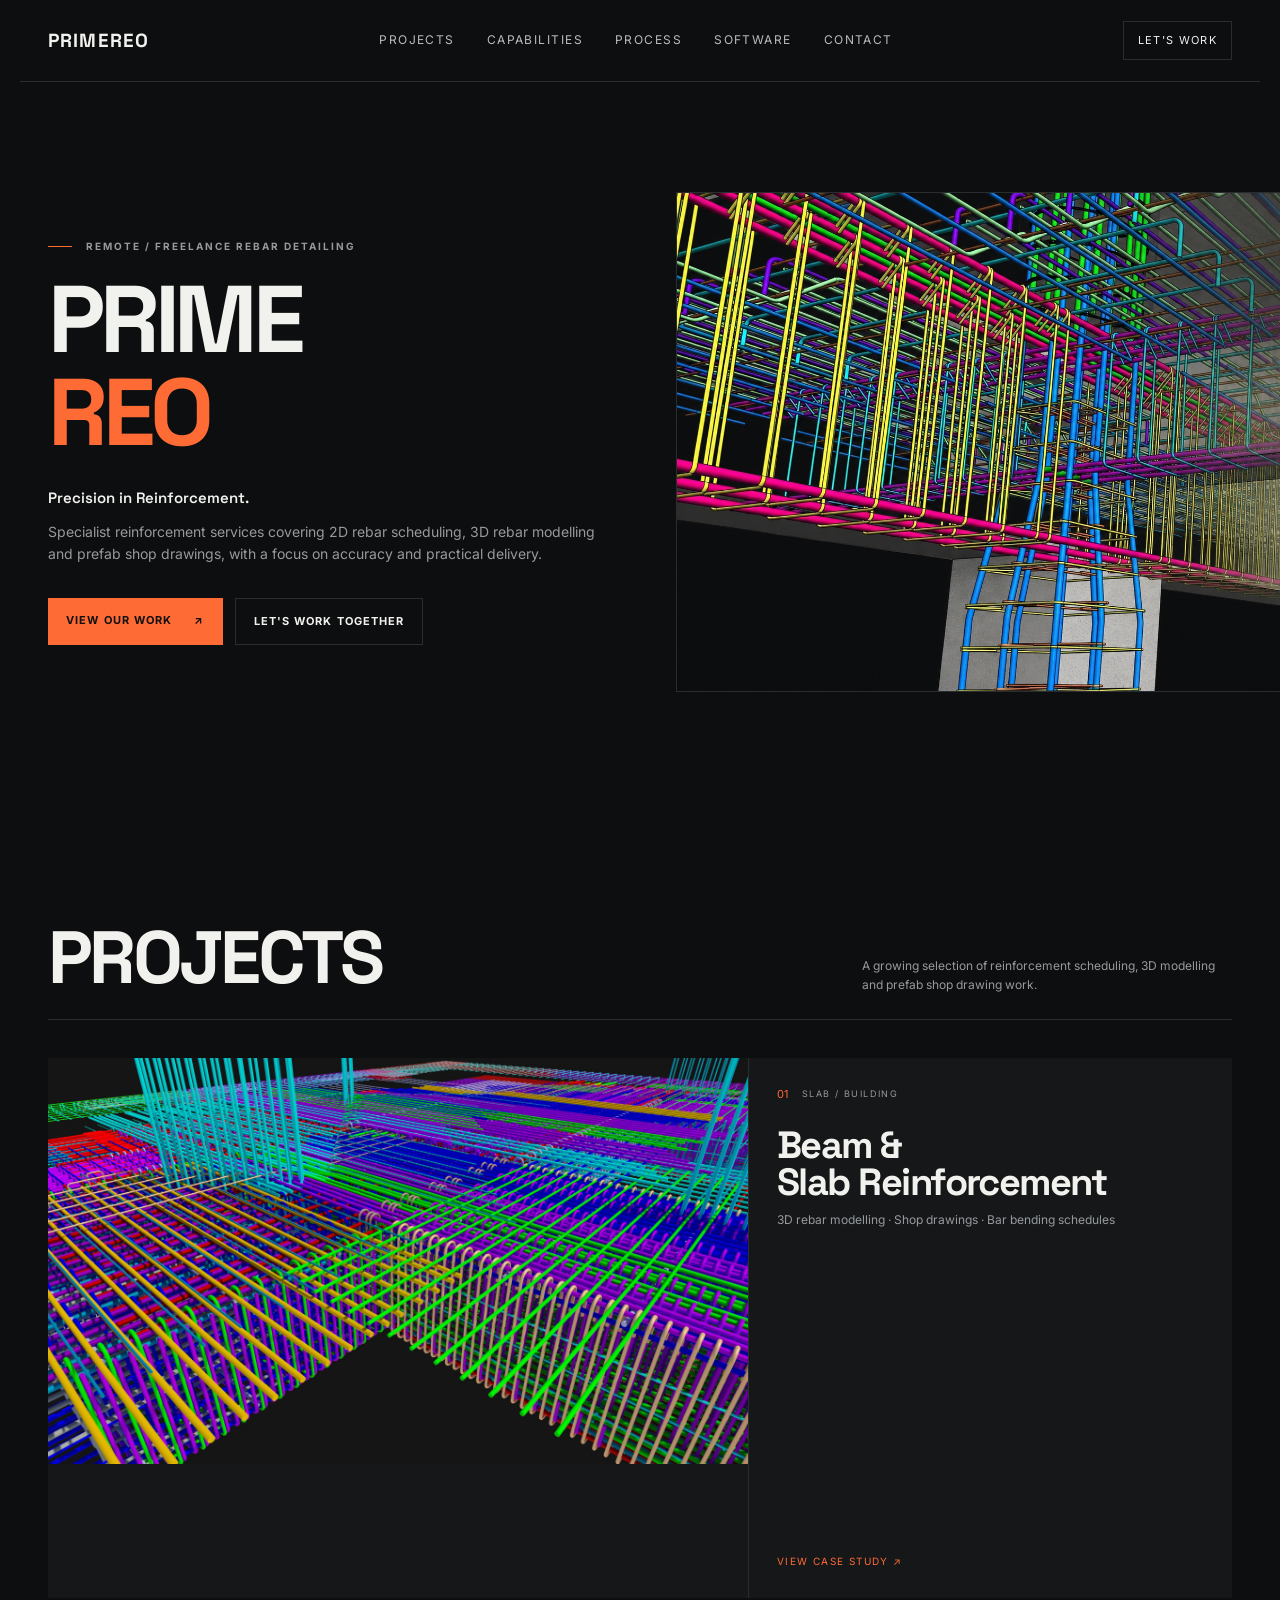
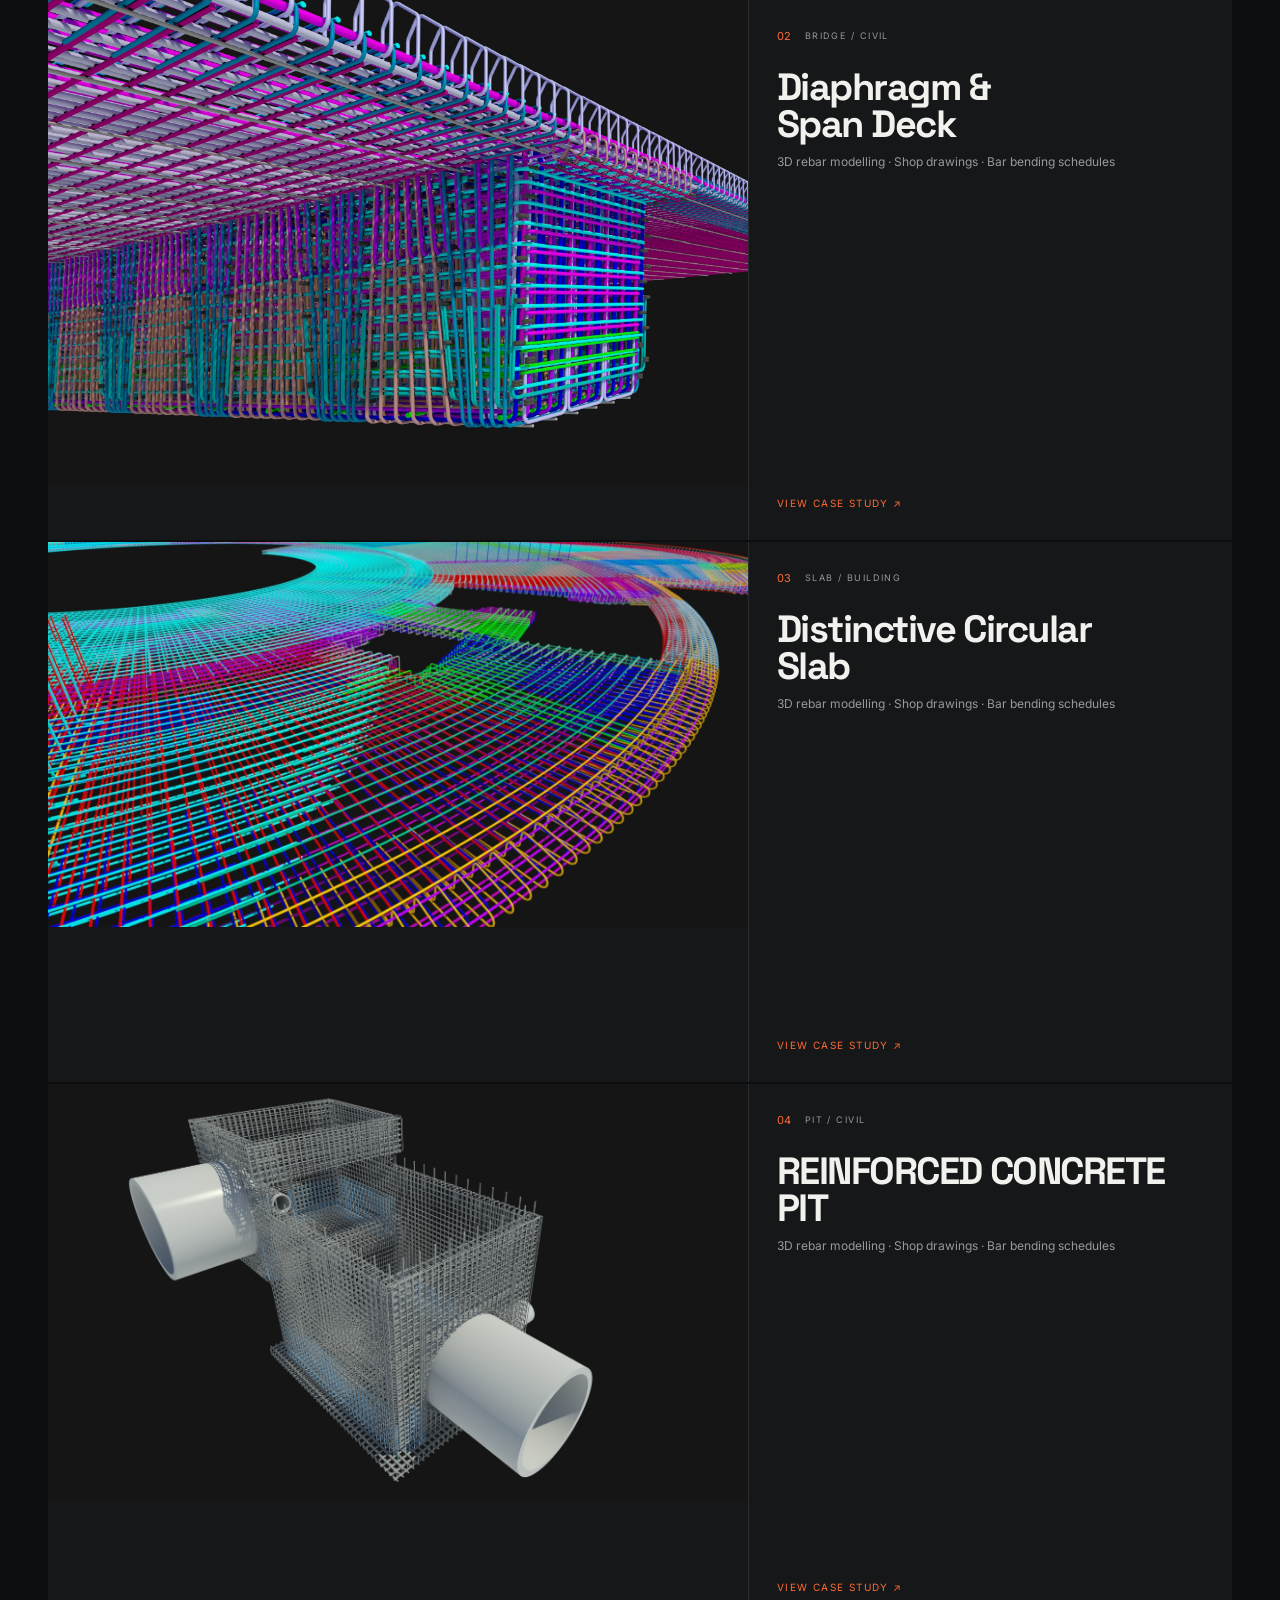
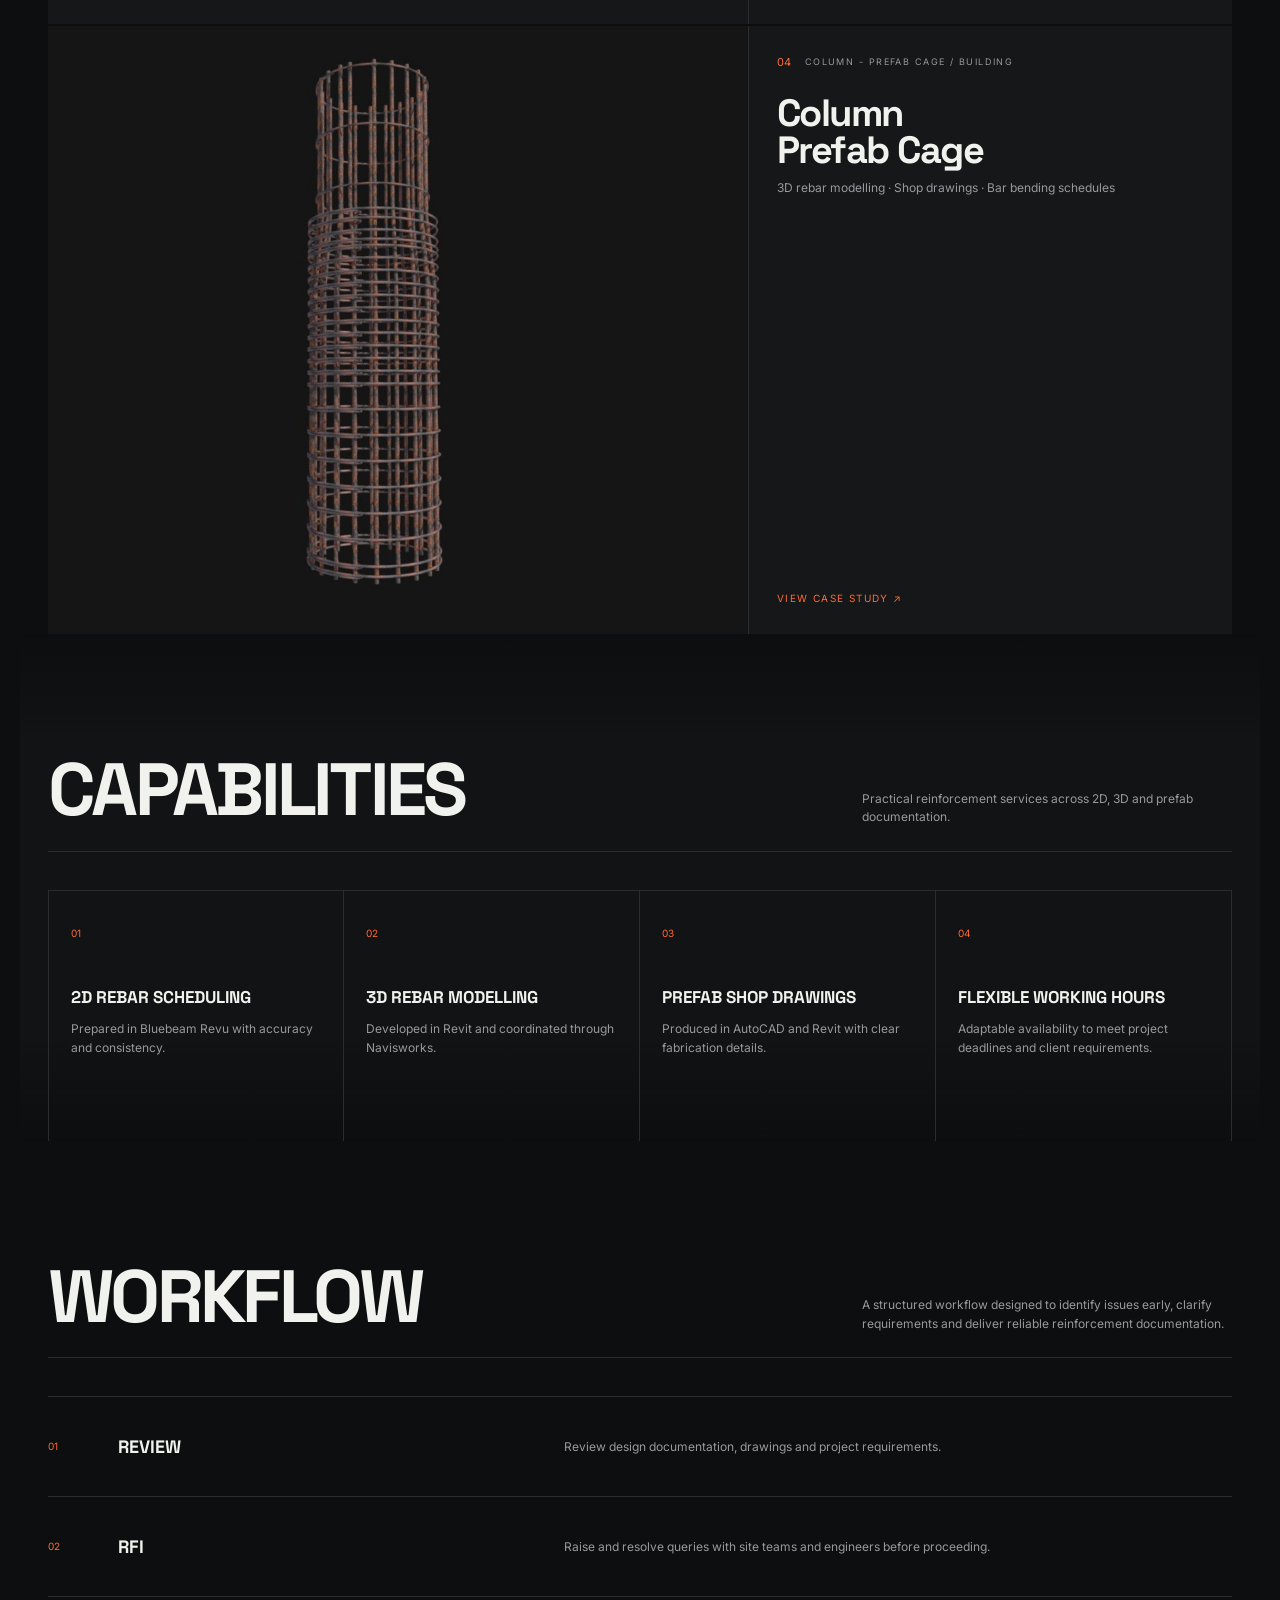
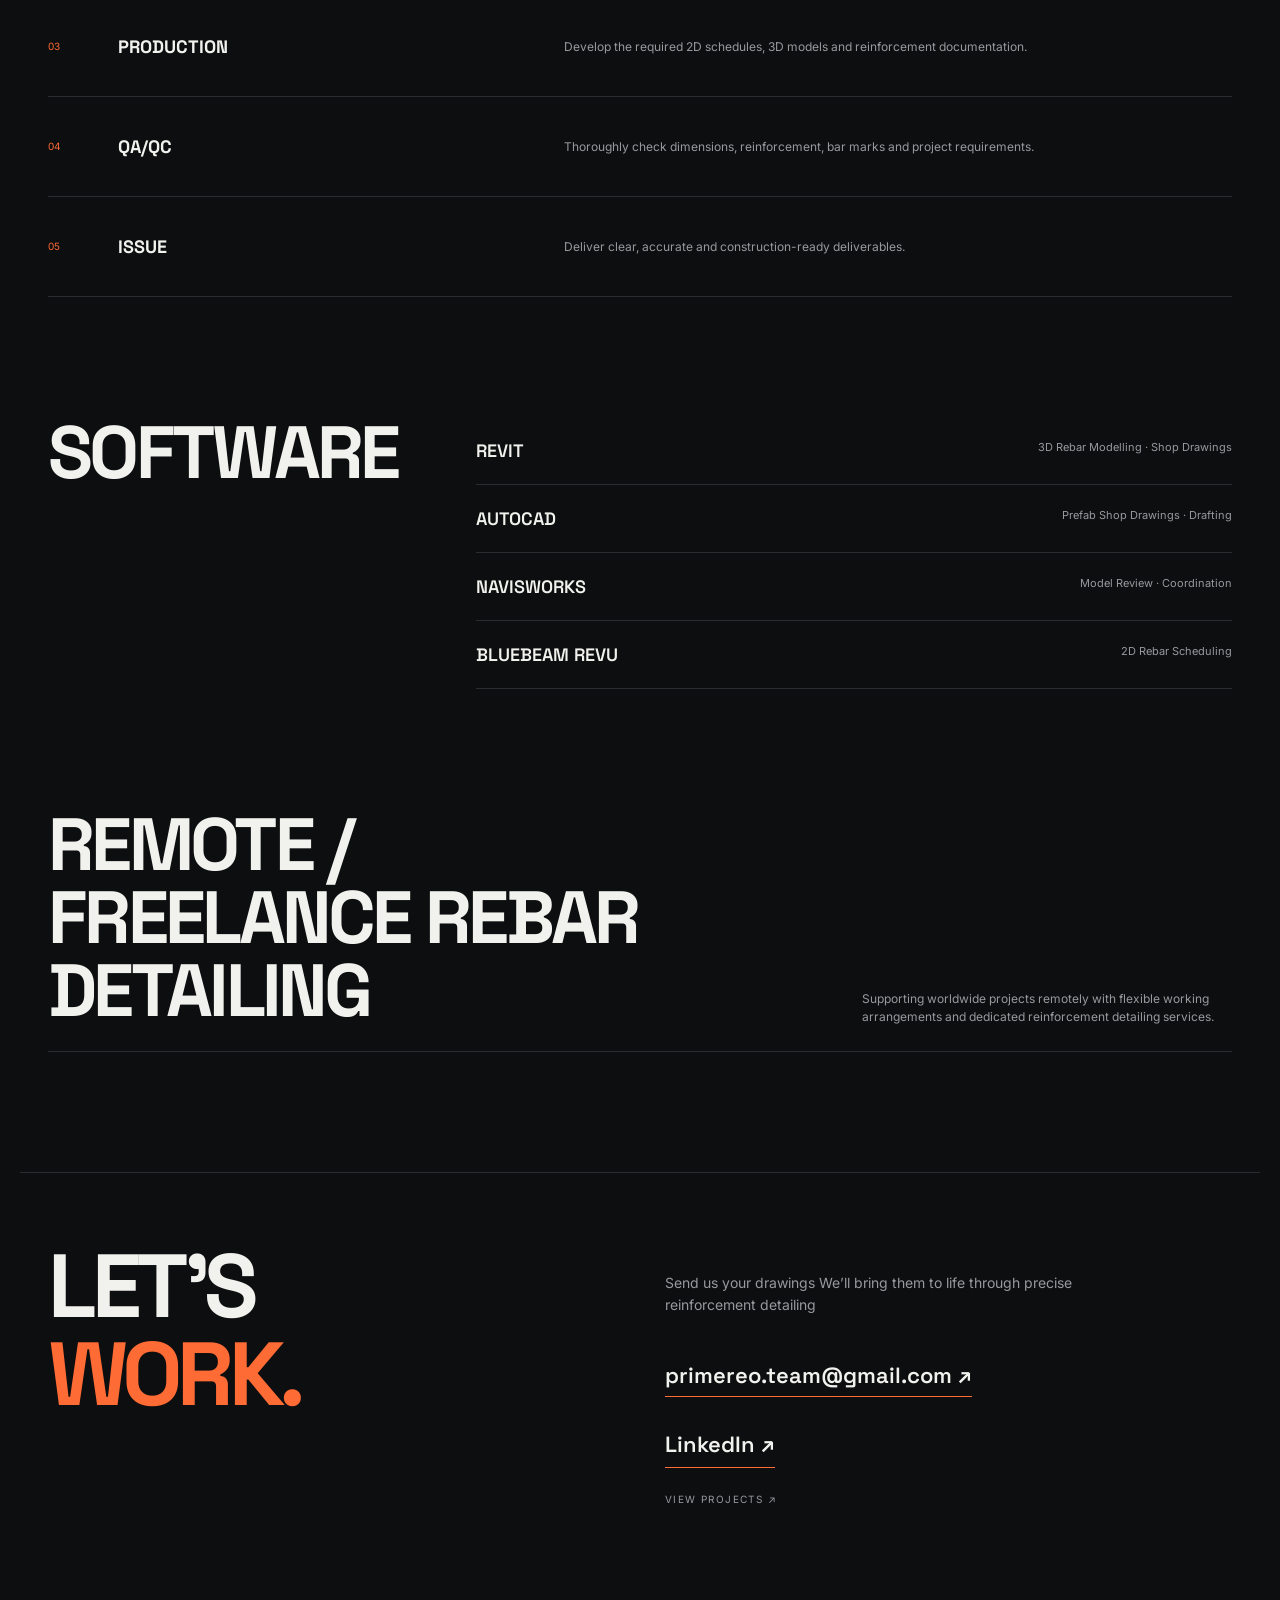
<file: index.html>
<!DOCTYPE html>
<html lang="en">

<head>
    <meta charset="UTF-8">
    <meta name="viewport" content="width=device-width, initial-scale=1.0">

    <meta
        name="description"
        content="PRIMEREO — Precision in Reinforcement. 2D Rebar Scheduling, 3D Rebar Modelling, Prefab Shop Drawings and remote reinforcement detailing."
    >

    <title>PRIMEREO | Precision in Reinforcement</title>

    <link rel="preconnect" href="https://fonts.googleapis.com">
    <link rel="preconnect" href="https://fonts.gstatic.com" crossorigin>

    <link
        href="https://fonts.googleapis.com/css2?family=Inter:wght@400;500;600;700;800&family=Space+Grotesk:wght@500;600;700&display=swap"
        rel="stylesheet"
    >

    <link rel="stylesheet" href="assets/style.css">

    <!-- THIẾT LẬP RIÊNG CHO ẢNH HERO -->
    <style>
        #primereo-hero {
            grid-template-columns:
                minmax(0, 1.02fr)
                minmax(0, 0.98fr);
        }

        #primereo-hero .hero-copy,
        #primereo-hero .hero-visual {
            min-width: 0;
        }

        /* Chỉnh chiều rộng và chiều cao hero tại đây */
        #hero-model-frame {
            width: 150% !important;
            max-width: none !important;
            height: 500px !important;

            position: relative;
            overflow: hidden;
        }

        /* Ảnh phủ kín khung, giữ đúng tỷ lệ */
        #hero-rebar {
            display: block;
            width: 100% !important;
            height: 100% !important;

            object-fit: cover !important;
            object-position: left center !important;
        }

        /* Thông tin bên dưới ảnh */
        #primereo-hero .frame-meta {
            position: static;
            padding: 12px 0;
            gap: 8px;
            flex-wrap: wrap;
        }

        /* Điện thoại và màn hình nhỏ */
        @media (max-width: 850px) {
            #primereo-hero {
                grid-template-columns: minmax(0, 1fr);
            }

            #hero-model-frame {
                width: 100% !important;
                max-width: 100% !important;
                height: 380px !important;
            }
        }
    </style>
</head>

<body>
    <div class="grid-bg"></div>

    <!-- NAVIGATION -->
    <header class="nav">
        <a class="brand" href="index.html">
            PRIMEREO
        </a>

        <nav>
            <a href="#work">Projects</a>
            <a href="#capabilities">Capabilities</a>
            <a href="#process">Process</a>
            <a href="#software">Software</a>
            <a href="#contact">Contact</a>
        </nav>

        <a class="nav-cta" href="#contact">
            Let's work
        </a>
    </header>

    <main>
        <!-- HERO -->
        <section id="primereo-hero" class="hero">
            <div class="hero-copy">
                <p class="eyebrow">
                    <span></span>
                    REMOTE / FREELANCE REBAR DETAILING
                </p>

                <h1>
                    PRIME<br>
                    <em>REO</em>
                </h1>

                <p class="hero-sub">
                    Precision in Reinforcement.
                </p>

                <p class="hero-text">
                    Specialist reinforcement services covering 2D rebar
                    scheduling, 3D rebar modelling and prefab shop drawings,
                    with a focus on accuracy and practical delivery.
                </p>

                <div class="hero-actions">
                    <a class="btn primary" href="#work">
                        View our work <span>↗</span>
                    </a>

                    <a class="btn secondary" href="#contact">
                        Let's work together
                    </a>
                </div>
            </div>

            <!-- HERO VISUAL -->
            <div class="hero-visual">
                <div id="hero-model-frame" class="model-frame">
                    <img
                        id="hero-rebar"
                        class="hero-image"
                        src="images/hero-rebar.png"
                        alt="PRIMEREO 3D reinforcement model"
                    >
                </div>


            </div>
        </section>

        <!-- PROJECTS -->
        <section id="work" class="section">
            <div class="section-head">
                <div>
                    <h2>PROJECTS</h2>
                </div>

                <p class="section-note">
                    A growing selection of reinforcement scheduling,
                    3D modelling and prefab shop drawing work.
                </p>
            </div>

            <div class="project-grid">
                <!-- PROJECT 01 -->
                <a
                    class="project-card featured"
                    href="projects/project-01.html"
                >
                    <div class="project-image">
                        <img
                            src="images/project-01.jpg"
                            alt="Beam & Slab Reinforcement"
                        >


                    </div>

                    <div class="project-info">
                        <div>
                            <span class="number">01</span>
                            <span class="tag">SLAB / BUILDING</span>
                        </div>

                        <h3>
                            Beam &amp;<br>
                             Slab Reinforcement
                        </h3>

                        <p>
                            3D rebar modelling · Shop drawings ·
                            Bar bending schedules
                        </p>

                        <span class="project-link">
                            View case study ↗
                        </span>
                    </div>
                </a>

                <!-- PROJECT 02 -->
                <a
                    class="project-card featured"
                    href="projects/project-02.html"
                >
                    <div class="project-image">
                        <img
                            src="images/project-02.jpg"
                            alt="Diaphragm and Span Deck reinforcement model"
                        >


                    </div>

                    <div class="project-info">
                        <div>
                            <span class="number">02</span>
                            <span class="tag">BRIDGE / CIVIL</span>
                        </div>

                        <h3>
                            Diaphragm &amp;<br>
                            Span Deck
                        </h3>

                        <p>
                            3D rebar modelling · Shop drawings ·
                            Bar bending schedules
                        </p>

                        <span class="project-link">
                            View case study ↗
                        </span>
                    </div>
                </a>
<!-- PROJECT 03 -->
                <a
                    class="project-card featured"
                    href="projects/project-03.html"
                >
                    <div class="project-image">
                        <img
                            src="images/project-03.jpg"
                            alt="Distinctive Circular Slab"
                        >


                    </div>

                    <div class="project-info">
                        <div>
                            <span class="number">03</span>
                            <span class="tag">SLAB / BUILDING</span>
                        </div>

                        <h3>
                            Distinctive Circular<br>
                            Slab
                        </h3>

                        <p>
                            3D rebar modelling · Shop drawings ·
                            Bar bending schedules
                        </p>

                        <span class="project-link">
                            View case study ↗
                        </span>
                    </div>
                </a>
<!-- PROJECT 04 -->
                <a
                    class="project-card featured"
                    href="projects/project-04.html"
                >
                    <div class="project-image">
                        <img
                            src="images/project-04.jpg"
                            alt="REINFORCED CONCRETE PIT"
                        >


                    </div>

                    <div class="project-info">
                        <div>
                            <span class="number">04</span>
                            <span class="tag">PIT / CIVIL</span>
                        </div>

                        <h3>
                            REINFORCED CONCRETE<br>
                            PIT
                        </h3>

                        <p>
                            3D rebar modelling · Shop drawings ·
                            Bar bending schedules
                        </p>

                        <span class="project-link">
                            View case study ↗
                        </span>
                    </div>
                </a>
       <!-- PROJECT 05 -->
                <a
                    class="project-card featured"
                    href="projects/project-05.html"
                >
                    <div class="project-image">
                        <img
                            src="images/project-05.jpg"
                            alt="PIT"
                        >


                    </div>

                    <div class="project-info">
                        <div>
                            <span class="number">04</span>
                            <span class="tag">COLUMN - PREFAB CAGE / BUILDING</span>
                        </div>

                        <h3>
                            Column<br>
                            Prefab Cage
                        </h3>

                        <p>
                            3D rebar modelling · Shop drawings ·
                            Bar bending schedules
                        </p>

                        <span class="project-link">
                            View case study ↗
                        </span>
                    </div>
                </a>

                        </section>

        <!-- CAPABILITIES -->
        <section id="capabilities" class="section capabilities">
            <div class="section-head">
                <div>
                    <h2>CAPABILITIES</h2>
                </div>

                <p class="section-note">
                    Practical reinforcement services across 2D, 3D
                    and prefab documentation.
                </p>
            </div>

            <div class="cap-grid">
                <article>
                    <span>01</span>
                    <h3>2D REBAR SCHEDULING</h3>

                    <p>
                        Prepared in Bluebeam Revu with accuracy
                        and consistency.
                    </p>
                </article>

                <article>
                    <span>02</span>
                    <h3>3D REBAR MODELLING</h3>

                    <p>
                        Developed in Revit and coordinated
                        through Navisworks.
                    </p>
                </article>

                <article>
                    <span>03</span>
                    <h3>PREFAB SHOP DRAWINGS</h3>

                    <p>
                        Produced in AutoCAD and Revit with clear
                        fabrication details.
                    </p>
                </article>

                <article>
                    <span>04</span>
                    <h3>FLEXIBLE WORKING HOURS</h3>

                    <p>
                        Adaptable availability to meet project deadlines
                        and client requirements.
                    </p>
                </article>
            </div>
        </section>

        <!-- WORKFLOW -->
        <section id="process" class="section process">
            <div class="section-head">
                <div>
                    <h2>WORKFLOW</h2>
                </div>

                <p class="section-note">
                    A structured workflow designed to identify issues early,
                    clarify requirements and deliver reliable
                    reinforcement documentation.
                </p>
            </div>

            <div class="process-list">
                <div>
                    <span>01</span>
                    <h3>REVIEW</h3>

                    <p>
                        Review design documentation, drawings
                        and project requirements.
                    </p>
                </div>

                <div>
                    <span>02</span>
                    <h3>RFI</h3>

                    <p>
                        Raise and resolve queries with site teams
                        and engineers before proceeding.
                    </p>
                </div>

                <div>
                    <span>03</span>
                    <h3>PRODUCTION</h3>

                    <p>
                        Develop the required 2D schedules, 3D models
                        and reinforcement documentation.
                    </p>
                </div>

                <div>
                    <span>04</span>
                    <h3>QA/QC</h3>

                    <p>
                        Thoroughly check dimensions, reinforcement,
                        bar marks and project requirements.
                    </p>
                </div>

                <div>
                    <span>05</span>
                    <h3>ISSUE</h3>

                    <p>
                        Deliver clear, accurate and construction-ready
                        deliverables.
                    </p>
                </div>
            </div>
        </section>

        <!-- SOFTWARE -->
        <section id="software" class="section software">
            <div class="software-copy">
                <h2>SOFTWARE</h2>
            </div>

            <div class="software-list">
                <div>
                    <b>REVIT</b>
                    <span>3D Rebar Modelling · Shop Drawings</span>
                </div>

                <div>
                    <b>AUTOCAD</b>
                    <span>Prefab Shop Drawings · Drafting</span>
                </div>

                <div>
                    <b>NAVISWORKS</b>
                    <span>Model Review · Coordination</span>
                </div>

                <div>
                    <b>BLUEBEAM REVU</b>
                    <span>2D Rebar Scheduling</span>
                </div>
            </div>
        </section>

        <!-- REMOTE / FREELANCE -->
        <section class="section">
            <div class="section-head">
                <div>
                    <h2>
                        REMOTE /<br>
                        FREELANCE REBAR DETAILING
                    </h2>
                </div>

                <p class="section-note">
                    Supporting worldwide projects remotely with flexible
                    working arrangements and dedicated reinforcement
                    detailing services.
                </p>
            </div>
        </section>

                <!-- CONTACT -->
        <section id="contact" class="contact">
            <div>
                <h2>
                    LET'S<br>
                    <em>WORK.</em>
                </h2>
            </div>

            <div class="contact-right">
                <p>
                    Send us your drawings
                    We’ll bring them to life through precise reinforcement detailing
                </p>

                <a
                    class="contact-email"
                    href="primereo.team@gmail.com"
                >
                    primereo.team@gmail.com ↗
                </a>

                <div
                    class="contact-links"
                    style="flex-wrap: wrap; row-gap: 16px;"
                >
                    <!--
                        Thay YOUR_WHATSAPP_NUMBER bằng số WhatsApp:
                        Mã quốc gia + số điện thoại.
                        Không có dấu +, khoảng trắng hoặc dấu gạch.
                        Số Việt Nam: dùng 84 và bỏ số 0 đầu.
                    -->
                

                    <!--
                        Thay toàn bộ href bên dưới bằng URL
                        hồ sơ cá nhân hoặc trang công ty LinkedIn của bạn.
                    -->
                    <a
                        href="https://www.linkedin.com/in/primereo/"
                        target="_blank"
                        rel="noopener noreferrer"
                        aria-label="View our LinkedIn profile"
                    >
                        LinkedIn ↗
                    </a>

                    <a href="#work">
                        View Projects ↗
                    </a>
                </div>
            </div>
        </section>
</file>
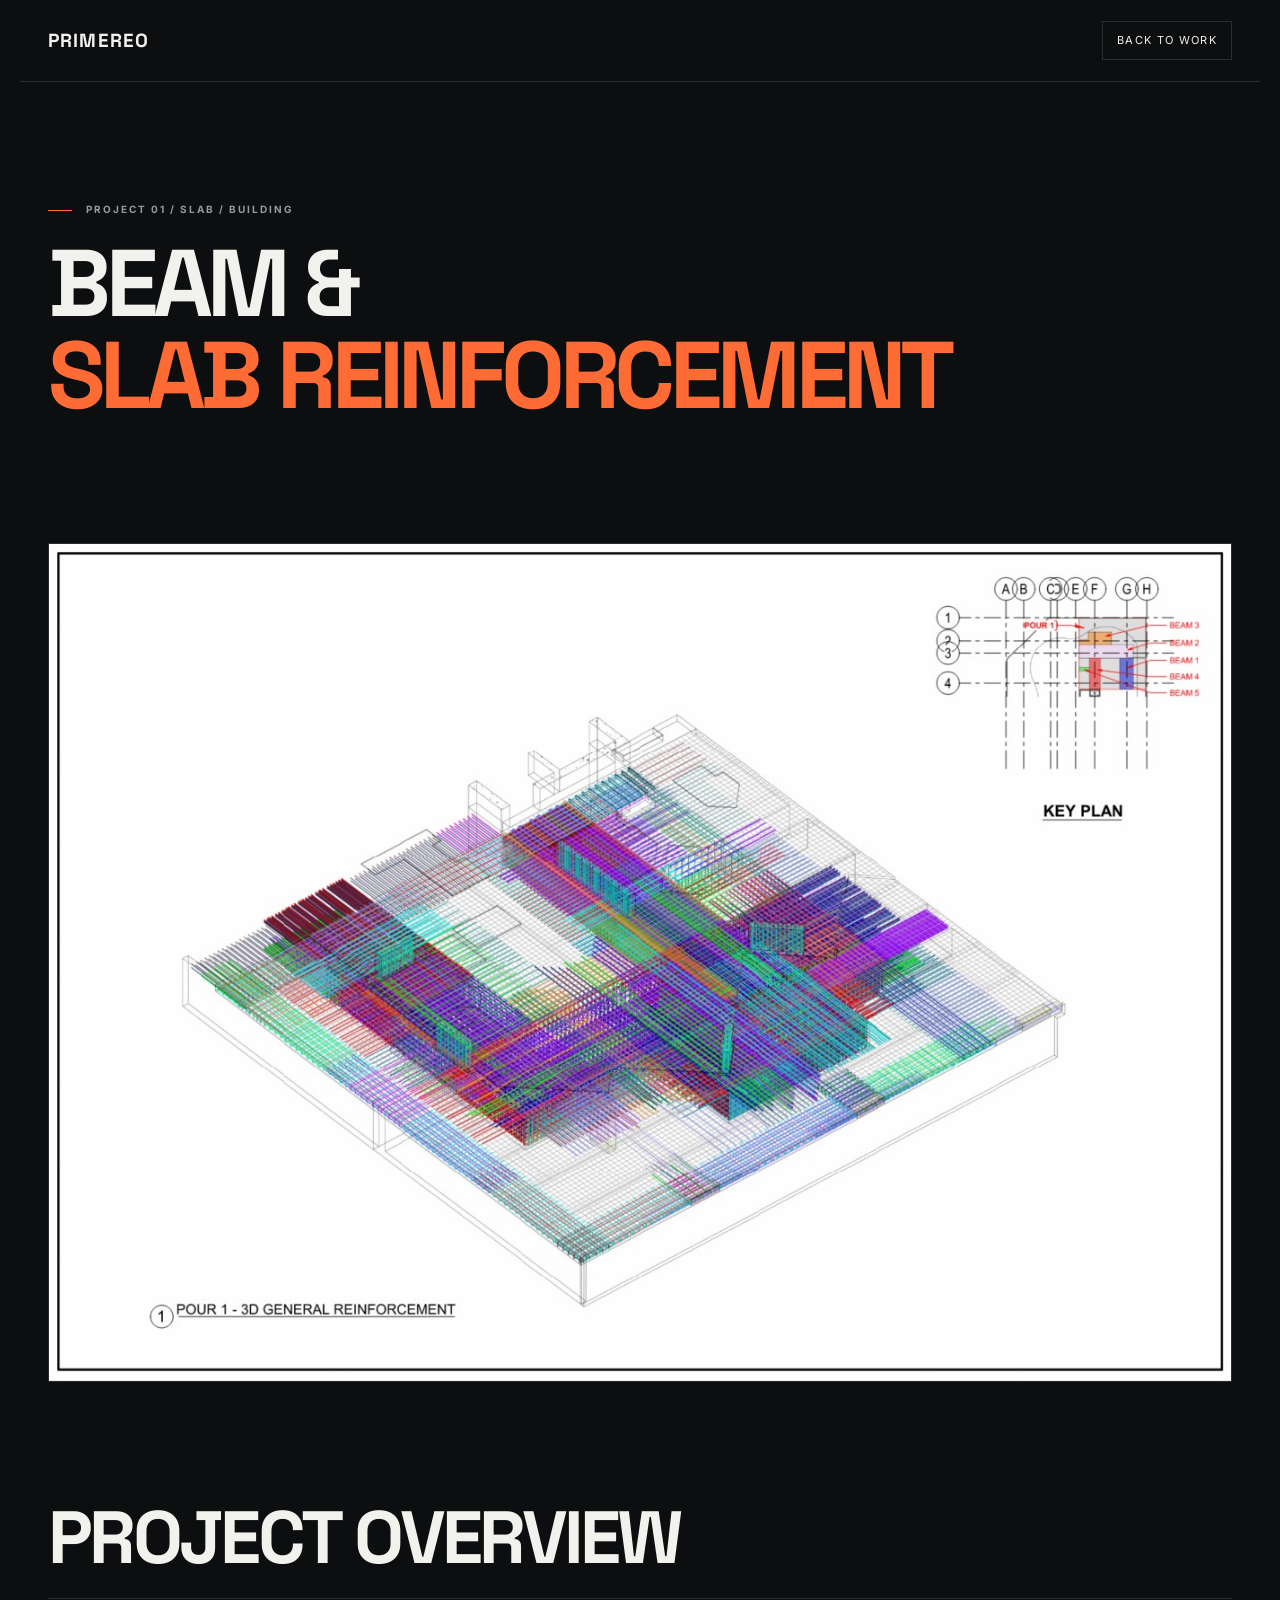
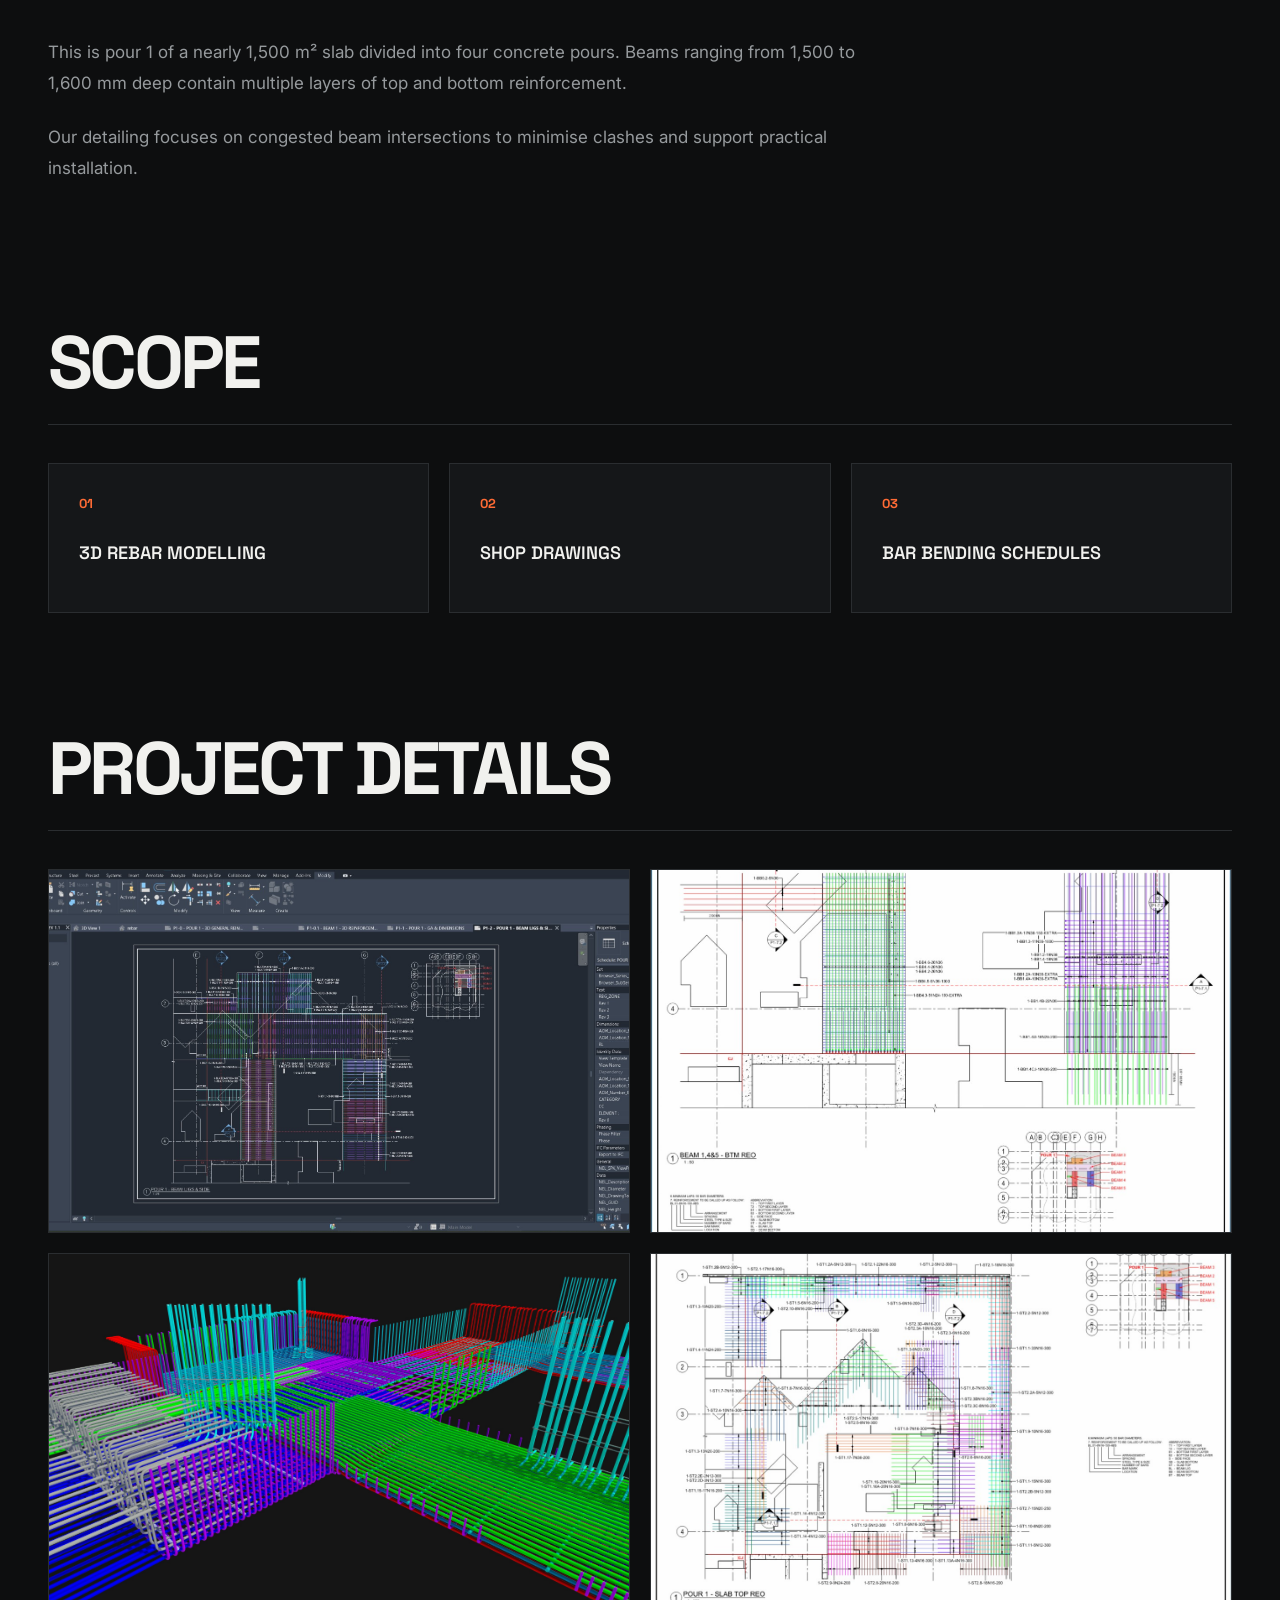
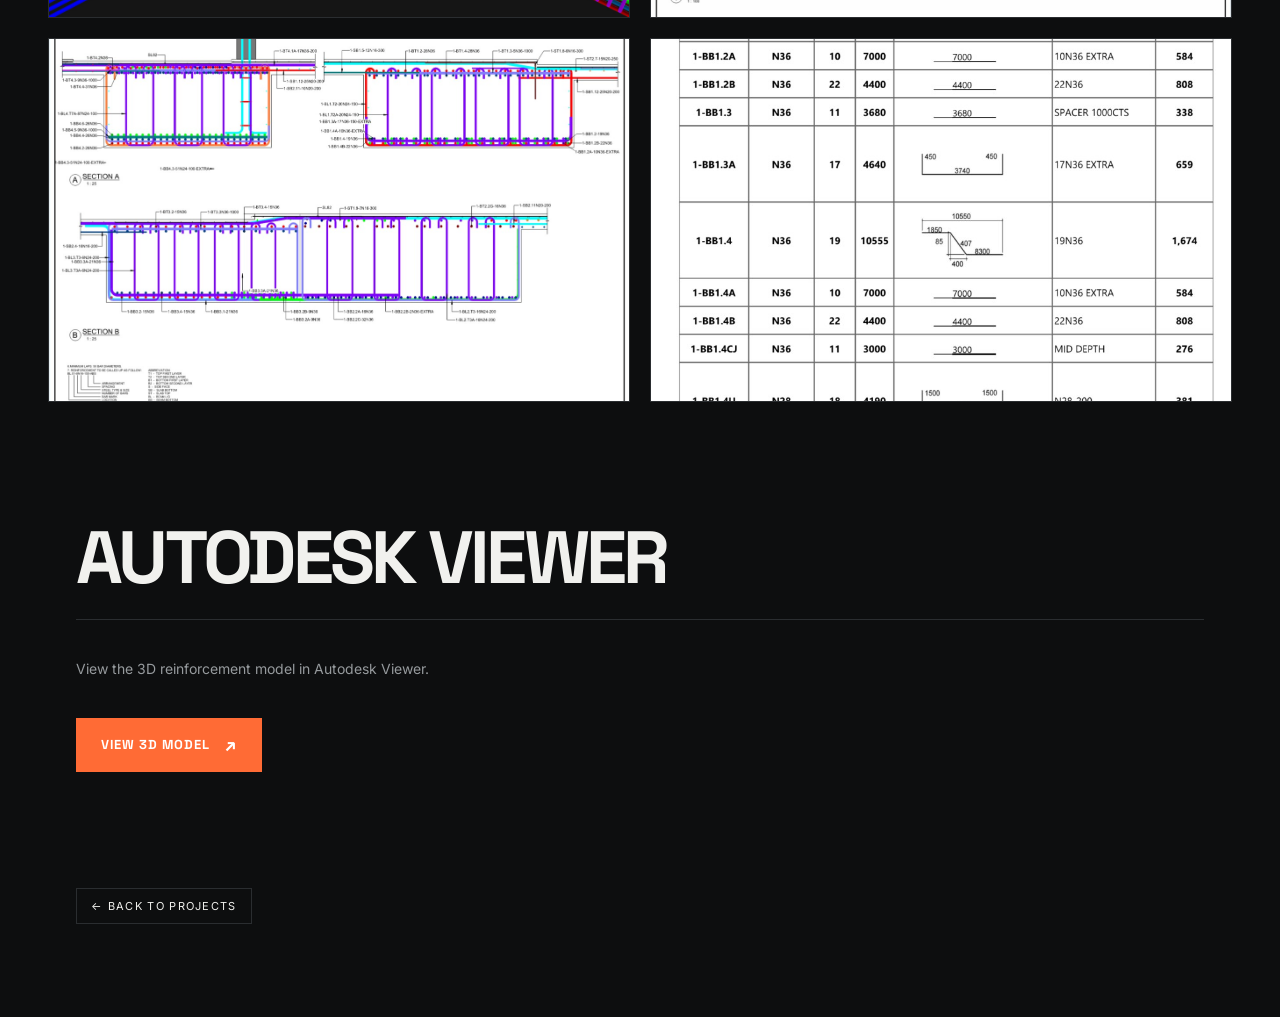
<file: projects/project-01.html>
<!DOCTYPE html>
<html lang="en">

<head>
    <meta charset="UTF-8">
    <meta name="viewport" content="width=device-width, initial-scale=1.0">

    <title>PRIMEREO | Slab of building</title>

    <link rel="preconnect" href="https://fonts.googleapis.com">
    <link rel="preconnect" href="https://fonts.gstatic.com" crossorigin>

    <link href="https://fonts.googleapis.com/css2?family=Inter:wght@400;500;600;700;800&family=Space+Grotesk:wght@500;600;700&display=swap" rel="stylesheet">

    <link rel="stylesheet" href="../assets/style.css">
</head>

<body>

<div class="grid-bg"></div>

<header class="nav">
    <a class="brand" href="../index.html">PRIMEREO</a>
    <a class="nav-cta" href="../index.html#work">Back to work</a>
</header>


<main>

    <!-- PROJECT HEADER -->
    <section class="section">

        <p class="eyebrow">
            <span></span> PROJECT 01 / SLAB / BUILDING
        </p>

        <h1>
            BEAM &amp;<br>
            <em>SLAB REINFORCEMENT</em>
        </h1>


    </section>


    <!-- MAIN PROJECT IMAGE -->
    <section class="section">

        <div class="project-hero-image">
            <img
                src="../images/project-01-main.jpg"
                alt="Beam & Slab Reinforcement"
            >
        </div>

    </section>


    <!-- PROJECT OVERVIEW -->
    <section class="section">

        <div class="section-head">
            <h2>PROJECT OVERVIEW</h2>
        </div>

        <div class="project-content">

            <p>
                This is pour 1 of a nearly 1,500 m² slab divided into four concrete pours. Beams ranging from 1,500 to 1,600 mm deep contain multiple layers of top and bottom reinforcement. 

            </p>

            <p>
        Our detailing focuses on congested beam intersections to minimise clashes and support practical installation.
            </p>

        </div>

    </section>


    <!-- SCOPE -->
    <section class="section">

        <div class="section-head">
            <h2>SCOPE</h2>
        </div>

        <div class="scope-grid">

            <div class="scope-item">
                <span>01</span>
                <h3>3D REBAR MODELLING</h3>
            </div>

            <div class="scope-item">
                <span>02</span>
                <h3>SHOP DRAWINGS</h3>
            </div>

            <div class="scope-item">
                <span>03</span>
                <h3>BAR BENDING SCHEDULES</h3>
            </div>

        </div>

    </section>


    <!-- PROJECT IMAGES -->
    <section class="section">

        <div class="section-head">
            <h2>PROJECT DETAILS</h2>
        </div>

        <div class="project-gallery">

            <div class="gallery-item">
                <img
                    src="../images/project-01-02.jpg"
                    alt="Diaphragm reinforcement model"
                >
            </div>

            <div class="gallery-item">
                <img
                    src="../images/project-01-03.jpg"
                    alt="Span deck reinforcement model"
                >
            </div>

            <div class="gallery-item">
                <img
                    src="../images/project-01-04.jpg"
                    alt="Reinforcement detailing"
                >
            </div>

            <div class="gallery-item">
                <img
                    src="../images/project-01-05.jpg"
                    alt="Rebar shop drawing"
                >
            </div>

            <div class="gallery-item">
                <img
                    src="../images/project-01-06.jpg"
                    alt="Rebar shop drawing"
                >
            </div>
            <div class="gallery-item">
                <img
                    src="../images/project-01-07.jpg"
                    alt="Rebar shop drawing"
                >
            </div>
        </div>

<section class="section">

    <div class="section-head">
        <h2>AUTODESK VIEWER</h2>
    </div>

    <p class="hero-text">
        View the 3D reinforcement model in Autodesk Viewer.
    </p>

    <a
        class="autodesk-button"
        href="https://autode.sk/4AXAuB9"
        target="_blank"
        rel="noopener"
    >
        VIEW 3D MODEL
        <span>↗</span>
    </a>

</section>


    <!-- BACK -->
    <section class="section" style="padding-bottom:100px;">

        <a class="nav-cta" href="../index.html#work">
            ← BACK TO PROJECTS
        </a>

    </section>

</main>


<!-- PROJECT PAGE STYLES -->
<style>

.project-hero-image {
    width: 100%;
    overflow: hidden;
    background: #151719;
    border: 1px solid var(--line);
}

.project-hero-image img {
    width: 100%;
    display: block;
    object-fit: cover;
}

.project-content {
    max-width: 850px;
}

.project-content p {
    color: var(--muted);
    font-size: 17px;
    line-height: 1.8;
    margin: 0 0 24px;
}

.scope-grid {
    display: grid;
    grid-template-columns: repeat(3, 1fr);
    gap: 20px;
}

.scope-item {
    border: 1px solid var(--line);
    background: var(--panel);
    padding: 30px;
    min-height: 150px;
}

.scope-item span {
    display: block;
    color: var(--accent);
    font-family: "Space Grotesk", sans-serif;
    font-size: 13px;
    font-weight: 700;
    margin-bottom: 30px;
}

.scope-item h3 {
    margin: 0;
    font-family: "Space Grotesk", sans-serif;
    font-size: 18px;
    font-weight: 600;
    color: var(--text);
}

.project-gallery {
    display: grid;
    grid-template-columns: repeat(2, 1fr);
    gap: 20px;
}

.gallery-item {
    overflow: hidden;
    background: var(--panel);
    border: 1px solid var(--line);
}

.gallery-item img {
    width: 100%;
    display: block;
    aspect-ratio: 16 / 10;
    object-fit: cover;
    transition: transform 0.3s ease;
}

.gallery-item:hover img {
    transform: scale(1.02);
}

@media (max-width: 800px) {

    .scope-grid {
        grid-template-columns: 1fr;
    }

    .project-gallery {
        grid-template-columns: 1fr;
    }

}
.autodesk-button {
    display: inline-flex;
    align-items: center;
    gap: 14px;
    margin-top: 25px;
    padding: 16px 24px;

    background: var(--accent);
    color: #ffffff;

    font-family: "Space Grotesk", sans-serif;
    font-size: 13px;
    font-weight: 700;
    letter-spacing: 0.08em;
    text-decoration: none;

    border: 1px solid var(--accent);

    transition: all 0.25s ease;
}

.autodesk-button span {
    font-size: 18px;
    line-height: 1;
    transition: transform 0.25s ease;
}

.autodesk-button:hover {
    background: transparent;
    color: var(--accent);
}

.autodesk-button:hover span {
    transform: translate(3px, -3px);
}
</style>

</body>
</html>
</file>
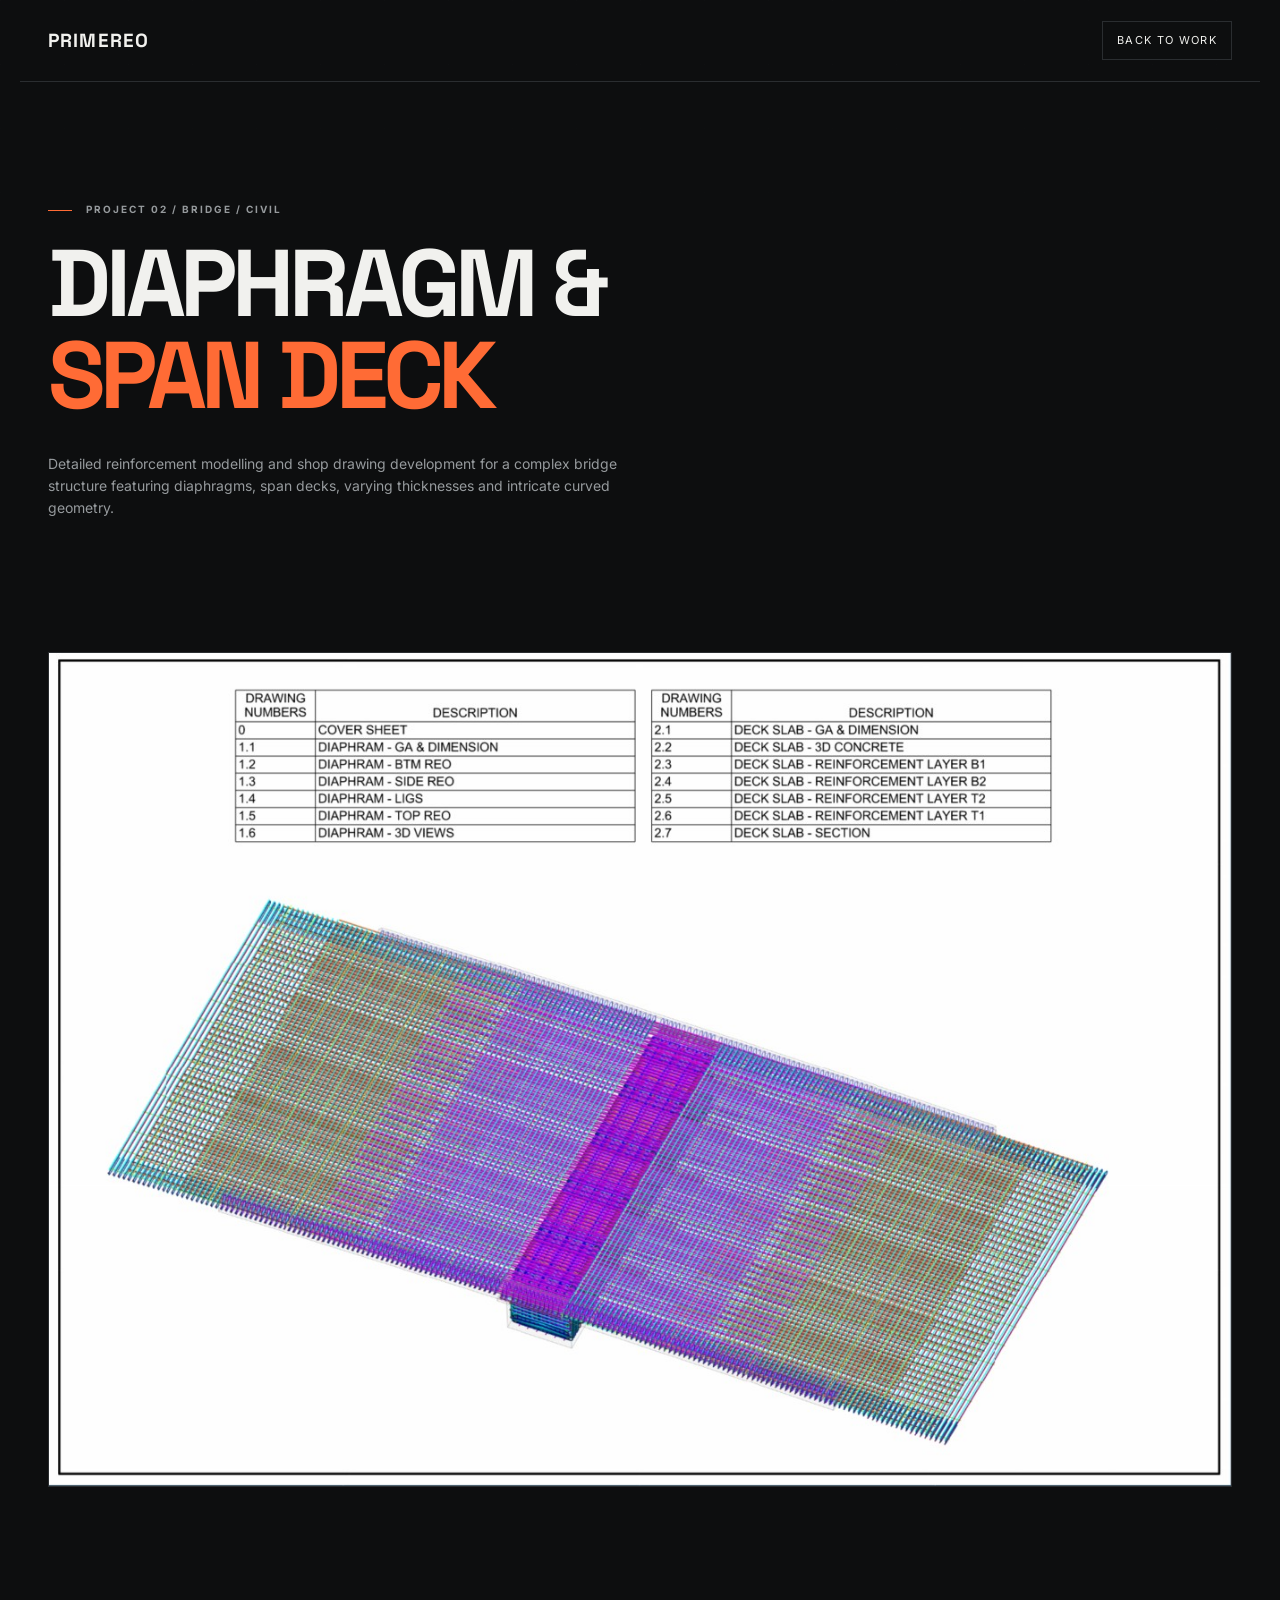
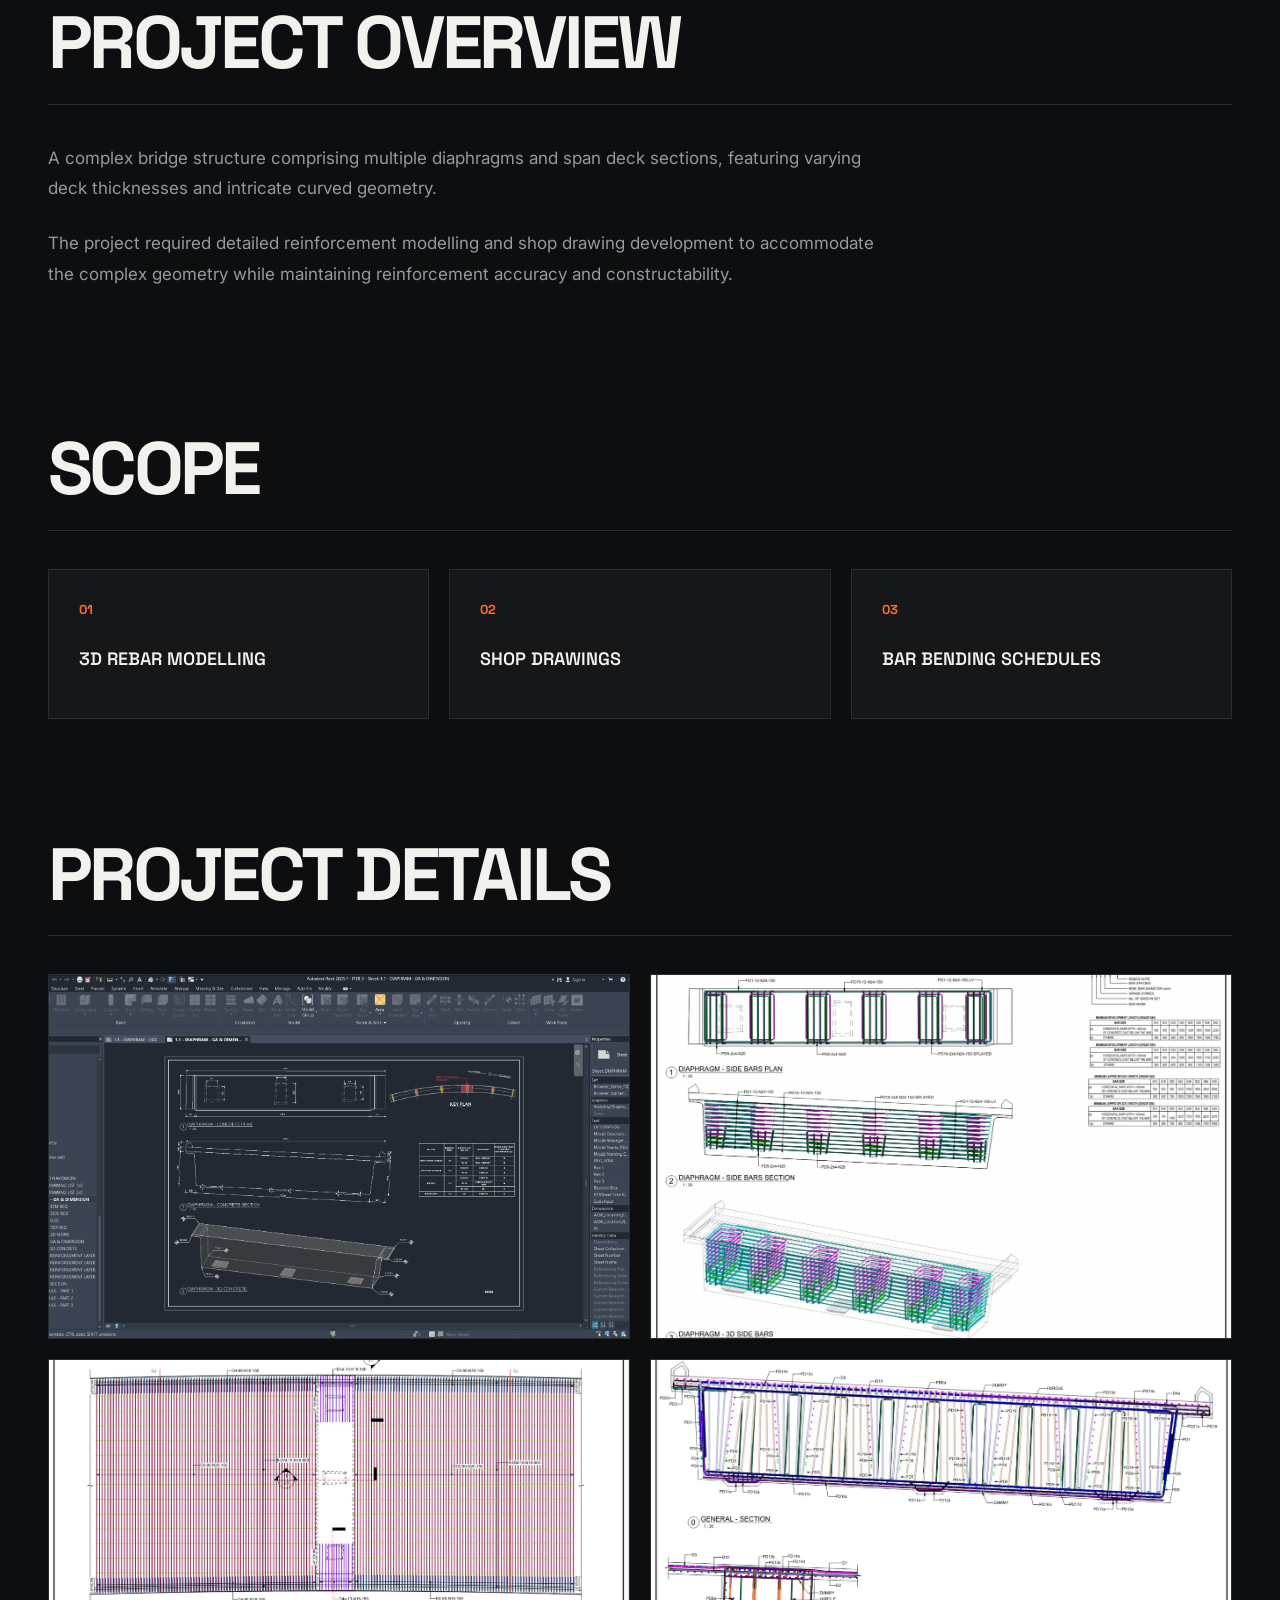
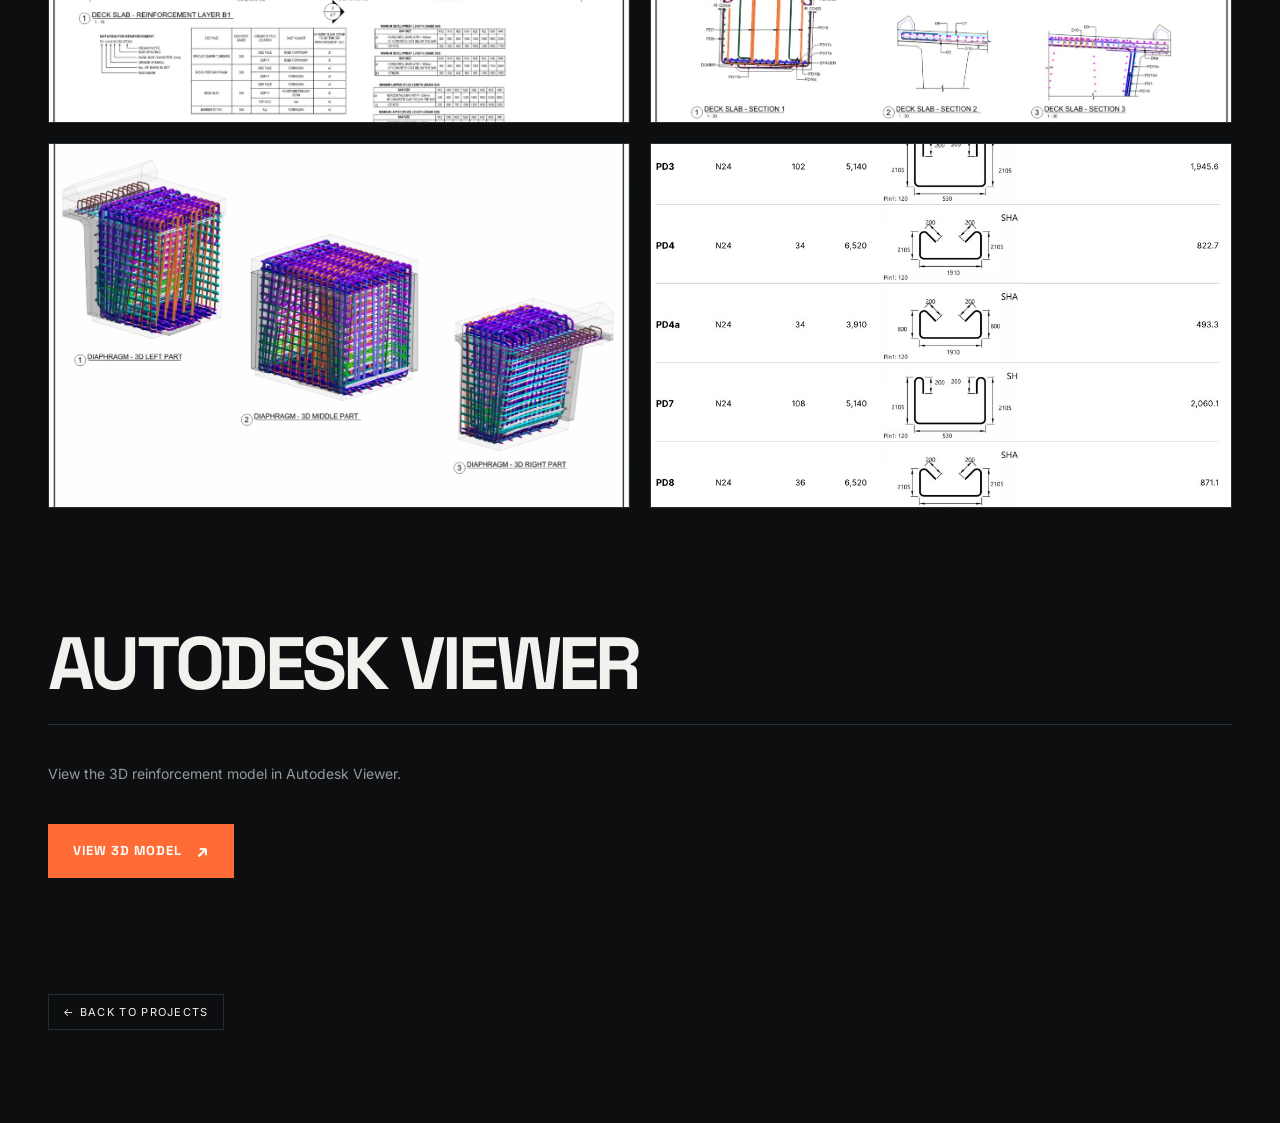
<file: projects/project-02.html>
<!DOCTYPE html>
<html lang="en">

<head>
    <meta charset="UTF-8">
    <meta name="viewport" content="width=device-width, initial-scale=1.0">

    <title>PRIMEREO | Project 02 — Diaphragm &amp; Span Deck</title>

    <link rel="preconnect" href="https://fonts.googleapis.com">
    <link rel="preconnect" href="https://fonts.gstatic.com" crossorigin>

    <link
        href="https://fonts.googleapis.com/css2?family=Inter:wght@400;500;600;700;800&family=Space+Grotesk:wght@500;600;700&display=swap"
        rel="stylesheet"
    >

    <link rel="stylesheet" href="../assets/style.css">
</head>

<body>
    <div class="grid-bg"></div>

    <header class="nav">
        <a class="brand" href="../index.html">
            PRIMEREO
        </a>

        <a class="nav-cta" href="../index.html#work">
            Back to work
        </a>
    </header>

    <main>
        <!-- PROJECT HEADER -->
        <section class="section">
            <p class="eyebrow">
                <span></span>
                PROJECT 02 / BRIDGE / CIVIL
            </p>

            <h1>
                DIAPHRAGM &amp;<br>
                <em>SPAN DECK</em>
            </h1>

            <p class="hero-text" style="margin-top: 30px;">
                Detailed reinforcement modelling and shop drawing development
                for a complex bridge structure featuring diaphragms, span decks,
                varying thicknesses and intricate curved geometry.
            </p>
        </section>

        <!-- MAIN PROJECT IMAGE -->
        <section class="section">
            <div class="project-hero-image">
                <img
                    src="../images/project-02-main.jpg"
                    alt="Diaphragm and span deck 3D reinforcement model"
                >
            </div>
        </section>

        <!-- PROJECT OVERVIEW -->
        <section class="section">
            <div class="section-head">
                <h2>PROJECT OVERVIEW</h2>
            </div>

            <div class="project-content">
                <p>
                    A complex bridge structure comprising multiple diaphragms and
                    span deck sections, featuring varying deck thicknesses and
                    intricate curved geometry.
                </p>

                <p>
                    The project required detailed reinforcement modelling and
                    shop drawing development to accommodate the complex geometry
                    while maintaining reinforcement accuracy and constructability.
                </p>
            </div>
        </section>

        <!-- SCOPE -->
        <section class="section">
            <div class="section-head">
                <h2>SCOPE</h2>
            </div>

            <div class="scope-grid">
                <div class="scope-item">
                    <span>01</span>
                    <h3>3D REBAR MODELLING</h3>
                </div>

                <div class="scope-item">
                    <span>02</span>
                    <h3>SHOP DRAWINGS</h3>
                </div>

                <div class="scope-item">
                    <span>03</span>
                    <h3>BAR BENDING SCHEDULES</h3>
                </div>
            </div>
        </section>

        <!-- PROJECT IMAGES -->
        <section class="section">
            <div class="section-head">
                <h2>PROJECT DETAILS</h2>
            </div>

            <div class="project-gallery">
                <div class="gallery-item">
                    <img
                        src="../images/project-02-02.png"
                        alt="Diaphragm reinforcement model"
                    >
                </div>

                <div class="gallery-item">
                    <img
                        src="../images/project-02-03.jpg"
                        alt="Span deck reinforcement model"
                    >
                </div>

                <div class="gallery-item">
                    <img
                        src="../images/project-02-04.jpg"
                        alt="Reinforcement detailing"
                    >
                </div>

                <div class="gallery-item">
                    <img
                        src="../images/project-02-05.jpg"
                        alt="Rebar shop drawing"
                    >
                </div>
                <div class="gallery-item">
                    <img
                        src="../images/project-02-06.jpg"
                        alt="Rebar shop drawing"
                    >
                </div>
                <div class="gallery-item">
                    <img
                        src="../images/project-02-07.jpg"
                        alt="Rebar shop drawing"
                    >
                </div>
            </div>
        </section>

        <!-- AUTODESK VIEWER -->
        <section class="section">
            <div class="section-head">
                <h2>AUTODESK VIEWER</h2>
            </div>

            <p class="hero-text">
                View the 3D reinforcement model in Autodesk Viewer.
            </p>

            <a
                class="autodesk-button"
                href="https://autode.sk/4jNgJpI"
                target="_blank"
                rel="noopener"
            >
                VIEW 3D MODEL
                <span>↗</span>
            </a>
        </section>

        <!-- BACK -->
        <section class="section" style="padding-bottom: 100px;">
            <a class="nav-cta" href="../index.html#work">
                ← BACK TO PROJECTS
            </a>
        </section>
    </main>

    <!-- PROJECT PAGE STYLES -->
    <style>
        .project-hero-image {
            width: 100%;
            overflow: hidden;
            background: #151719;
            border: 1px solid var(--line);
        }

        .project-hero-image img {
            width: 100%;
            display: block;
            object-fit: cover;
        }

        .project-content {
            max-width: 850px;
        }

        .project-content p {
            color: var(--muted);
            font-size: 17px;
            line-height: 1.8;
            margin: 0 0 24px;
        }

        .scope-grid {
            display: grid;
            grid-template-columns: repeat(3, 1fr);
            gap: 20px;
        }

        .scope-item {
            border: 1px solid var(--line);
            background: var(--panel);
            padding: 30px;
            min-height: 150px;
        }

        .scope-item span {
            display: block;
            color: var(--accent);
            font-family: "Space Grotesk", sans-serif;
            font-size: 13px;
            font-weight: 700;
            margin-bottom: 30px;
        }

        .scope-item h3 {
            margin: 0;
            font-family: "Space Grotesk", sans-serif;
            font-size: 18px;
            font-weight: 600;
            color: var(--text);
        }

        .project-gallery {
            display: grid;
            grid-template-columns: repeat(2, 1fr);
            gap: 20px;
        }

        .gallery-item {
            overflow: hidden;
            background: var(--panel);
            border: 1px solid var(--line);
        }

        .gallery-item img {
            width: 100%;
            display: block;
            aspect-ratio: 16 / 10;
            object-fit: cover;
            transition: transform 0.3s ease;
        }

        .gallery-item:hover img {
            transform: scale(1.02);
        }

        .autodesk-button {
            display: inline-flex;
            align-items: center;
            gap: 14px;
            margin-top: 25px;
            padding: 16px 24px;
            background: var(--accent);
            color: #ffffff;
            font-family: "Space Grotesk", sans-serif;
            font-size: 13px;
            font-weight: 700;
            letter-spacing: 0.08em;
            text-decoration: none;
            border: 1px solid var(--accent);
            transition: all 0.25s ease;
        }

        .autodesk-button span {
            font-size: 18px;
            line-height: 1;
            transition: transform 0.25s ease;
        }

        .autodesk-button:hover {
            background: transparent;
            color: var(--accent);
        }

        .autodesk-button:hover span {
            transform: translate(3px, -3px);
        }

        @media (max-width: 800px) {
            .scope-grid {
                grid-template-columns: 1fr;
            }

            .project-gallery {
                grid-template-columns: 1fr;
            }
        }
    </style>
</body>

</html>
</file>
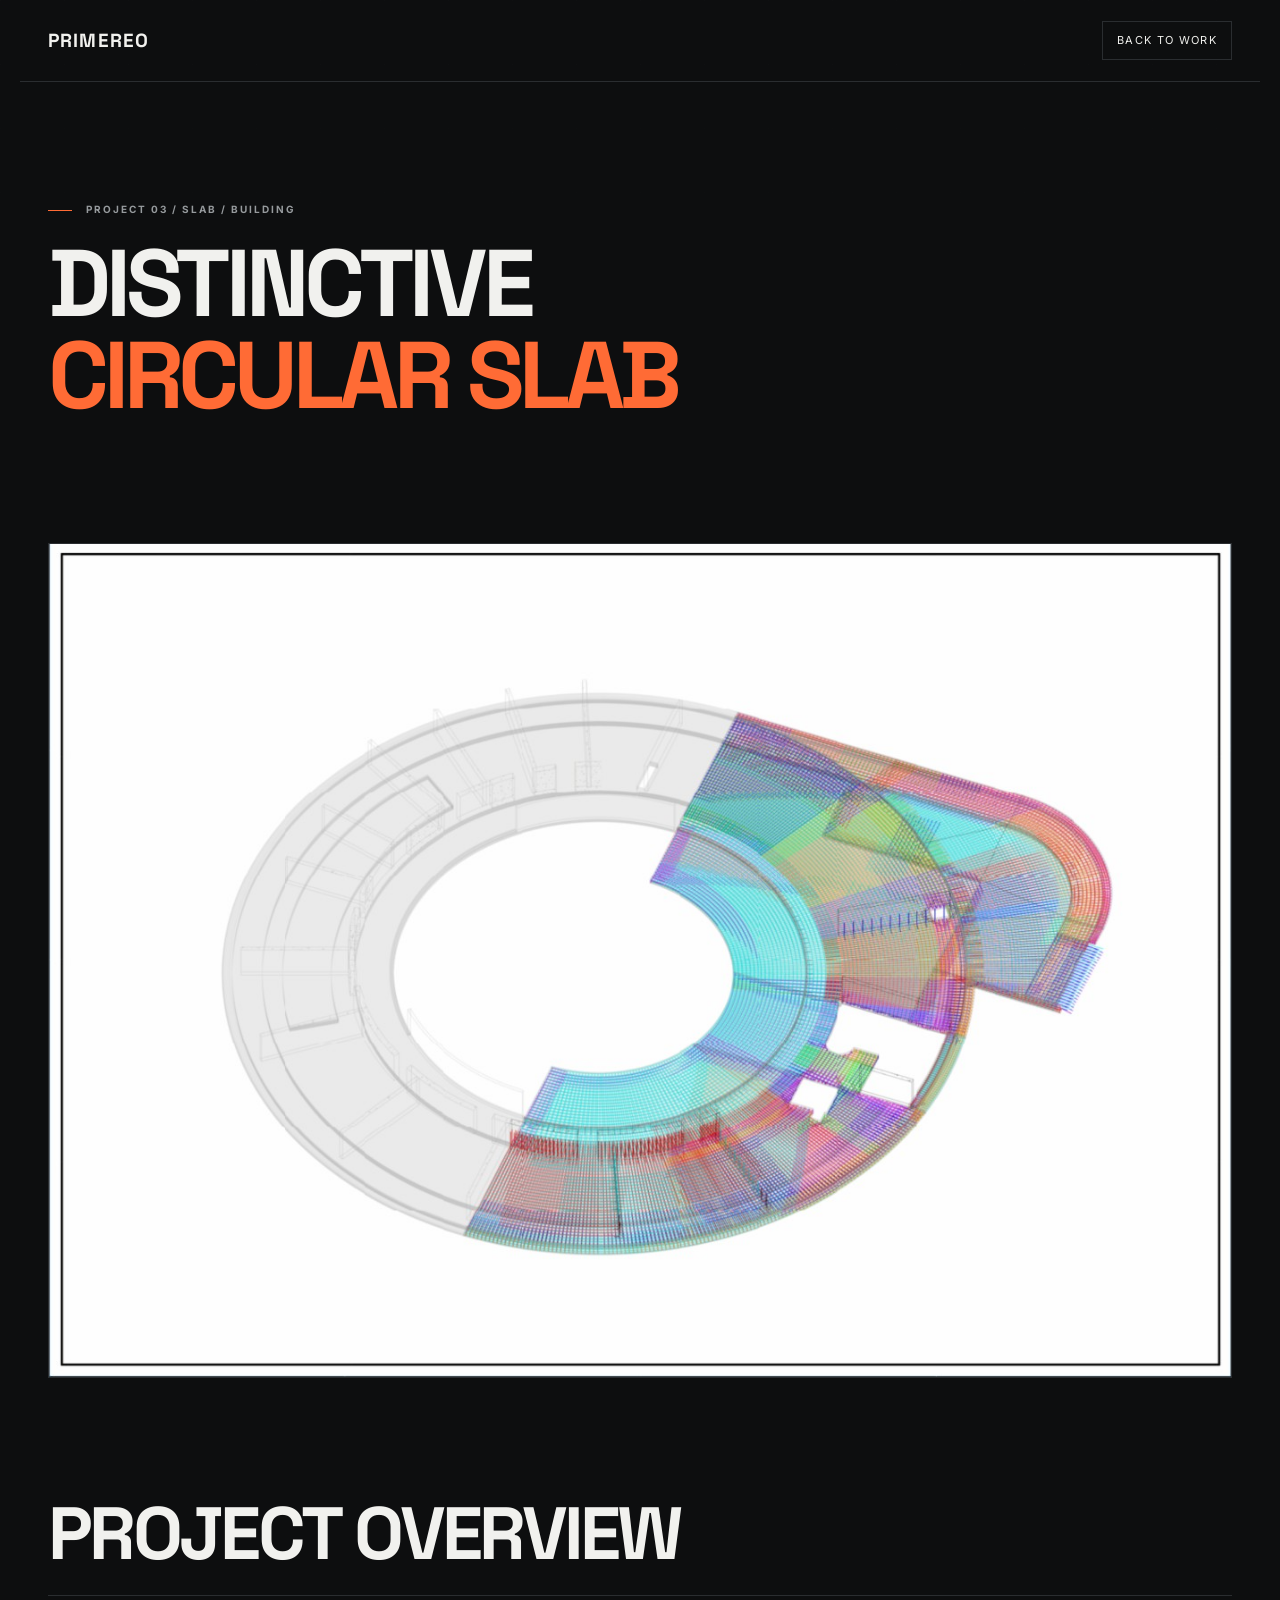
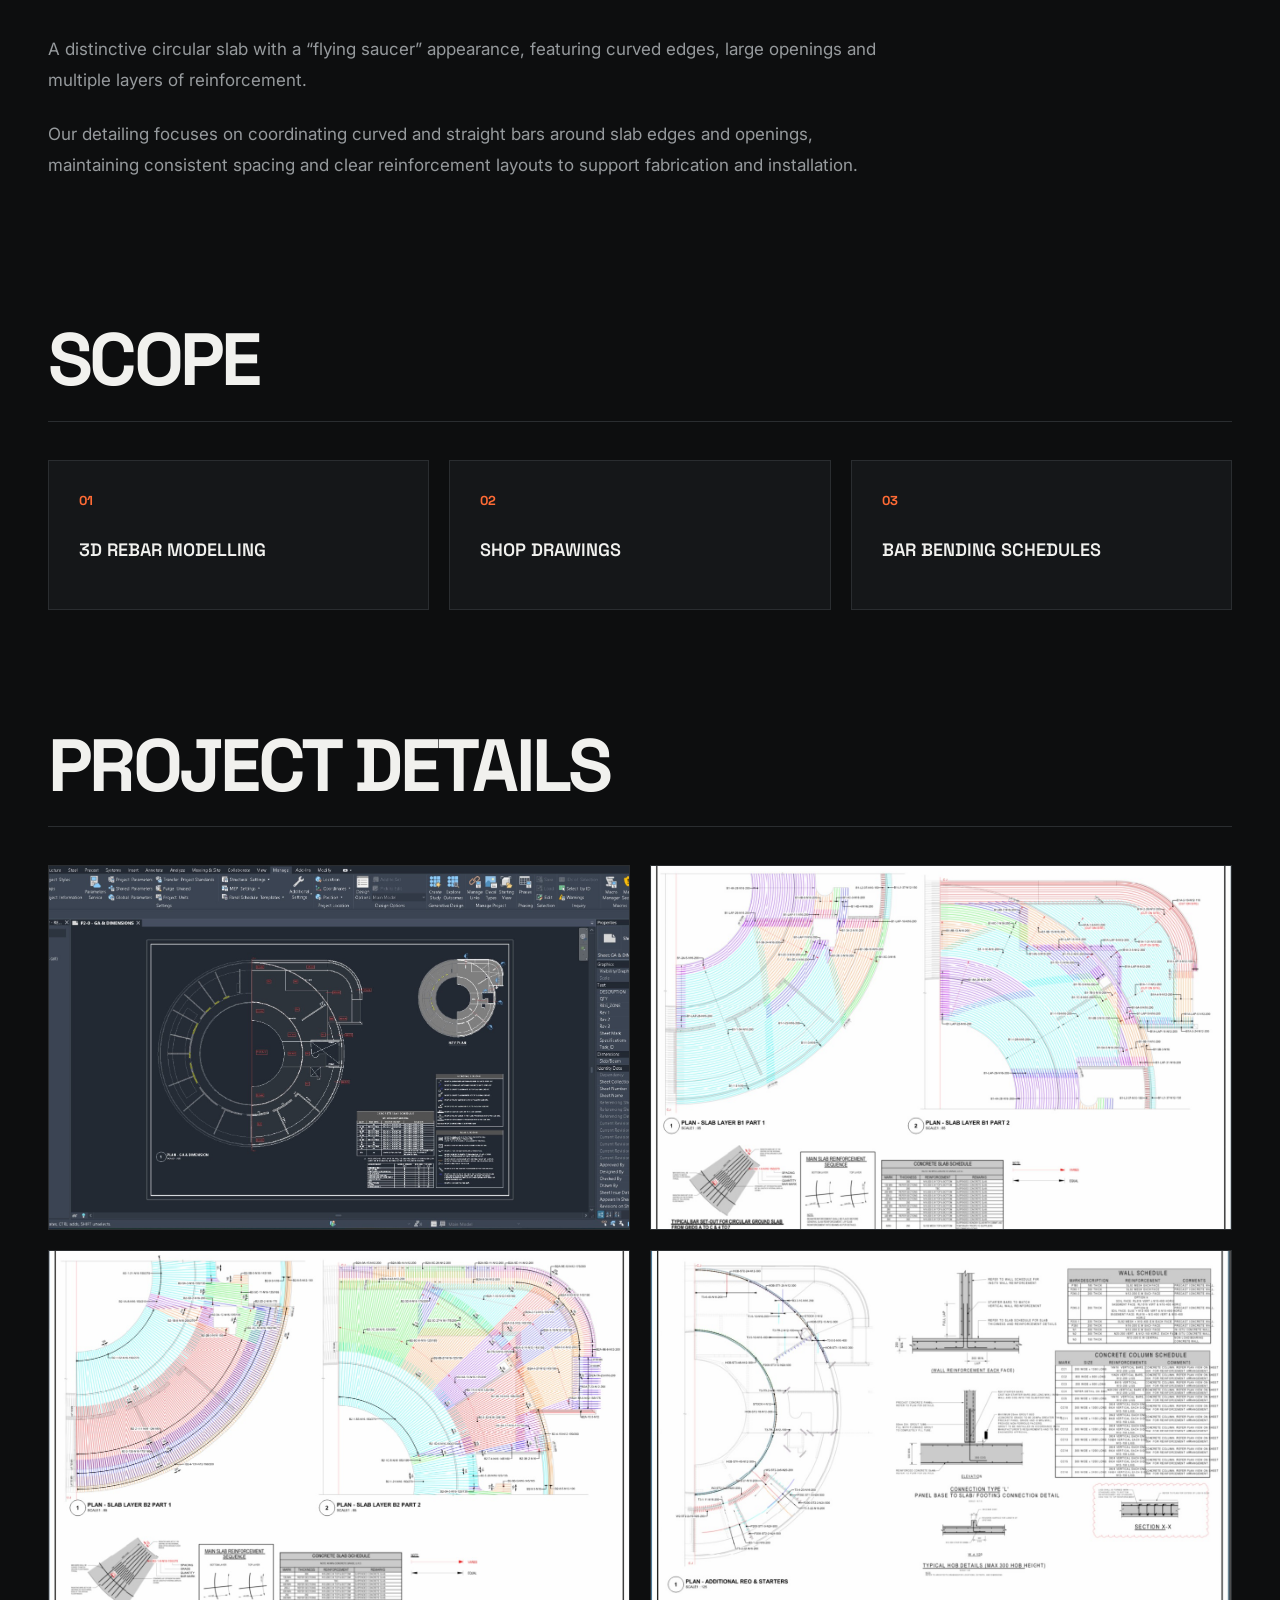
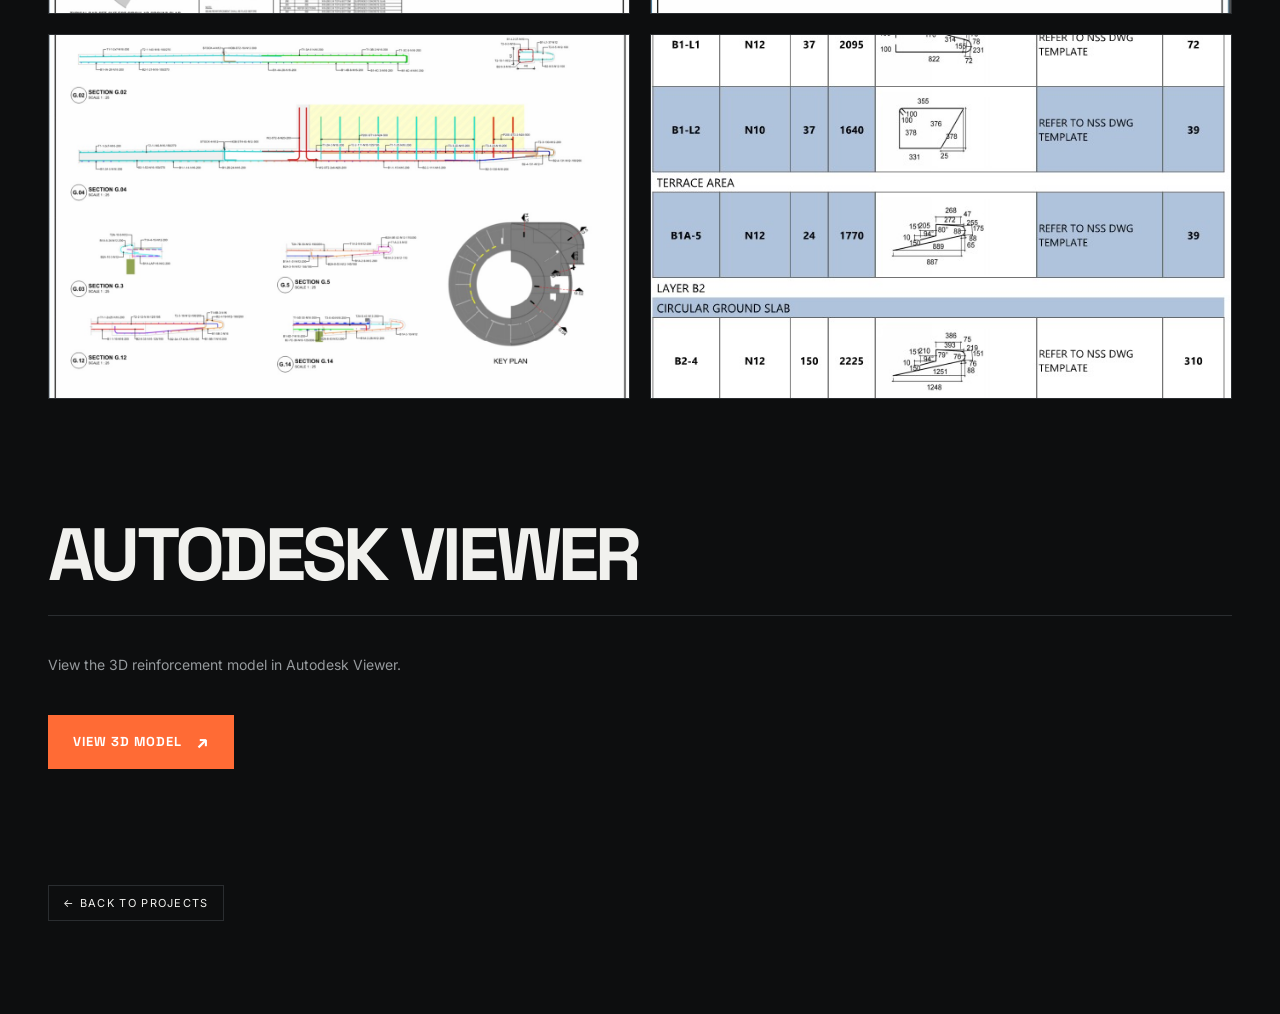
<file: projects/project-03.html>
<!DOCTYPE html>
<html lang="en">

<head>
    <meta charset="UTF-8">
    <meta name="viewport" content="width=device-width, initial-scale=1.0">

    <title>PRIMEREO | Project 03 — Distinctive amp; Circular Slab</title>

    <link rel="preconnect" href="https://fonts.googleapis.com">
    <link rel="preconnect" href="https://fonts.gstatic.com" crossorigin>

    <link
        href="https://fonts.googleapis.com/css2?family=Inter:wght@400;500;600;700;800&family=Space+Grotesk:wght@500;600;700&display=swap"
        rel="stylesheet"
    >

    <link rel="stylesheet" href="../assets/style.css">
</head>

<body>
    <div class="grid-bg"></div>

    <header class="nav">
        <a class="brand" href="../index.html">
            PRIMEREO
        </a>

        <a class="nav-cta" href="../index.html#work">
            Back to work
        </a>
    </header>

    <main>
        <!-- PROJECT HEADER -->
        <section class="section">
            <p class="eyebrow">
                <span></span>
                PROJECT 03 / SLAB / BUILDING
            </p>

            <h1>
                DISTINCTIVE <br>
                <em>CIRCULAR SLAB</em>
            </h1>

        
        </section>

        <!-- MAIN PROJECT IMAGE -->
        <section class="section">
            <div class="project-hero-image">
                <img
                    src="../images/project-03-main.jpg"
                    alt="Diaphragm and span deck 3D reinforcement model"
                >
            </div>
        </section>

        <!-- PROJECT OVERVIEW -->
        <section class="section">
            <div class="section-head">
                <h2>PROJECT OVERVIEW</h2>
            </div>

            <div class="project-content">
                <p>
                    A distinctive circular slab with a “flying saucer” appearance, featuring curved edges, large openings and multiple layers of reinforcement.
                </p>

                <p>
                    Our detailing focuses on coordinating curved and straight bars around slab edges and openings, maintaining consistent spacing and clear reinforcement layouts to support fabrication and installation.
                </p>
            </div>
        </section>

        <!-- SCOPE -->
        <section class="section">
            <div class="section-head">
                <h2>SCOPE</h2>
            </div>

            <div class="scope-grid">
                <div class="scope-item">
                    <span>01</span>
                    <h3>3D REBAR MODELLING</h3>
                </div>

                <div class="scope-item">
                    <span>02</span>
                    <h3>SHOP DRAWINGS</h3>
                </div>

                <div class="scope-item">
                    <span>03</span>
                    <h3>BAR BENDING SCHEDULES</h3>
                </div>
            </div>
        </section>

        <!-- PROJECT IMAGES -->
        <section class="section">
            <div class="section-head">
                <h2>PROJECT DETAILS</h2>
            </div>

            <div class="project-gallery">
                <div class="gallery-item">
                    <img
                        src="../images/project-03-02.jpg"
                        alt="Diaphragm reinforcement model"
                    >
                </div>

                <div class="gallery-item">
                    <img
                        src="../images/project-03-03.jpg"
                        alt="Span deck reinforcement model"
                    >
                </div>

                <div class="gallery-item">
                    <img
                        src="../images/project-03-04.jpg"
                        alt="Reinforcement detailing"
                    >
                </div>

                <div class="gallery-item">
                    <img
                        src="../images/project-03-05.jpg"
                        alt="Rebar shop drawing"
                    >
                </div>

                <div class="gallery-item">
                    <img
                        src="../images/project-03-06.jpg"
                        alt="Rebar shop drawing"
                    >
                </div>

                <div class="gallery-item">
                    <img
                        src="../images/project-03-07.jpg"
                        alt="Rebar shop drawing"
                    >
                </div>
            </div>
        </section>

        <!-- AUTODESK VIEWER -->
        <section class="section">
            <div class="section-head">
                <h2>AUTODESK VIEWER</h2>
            </div>

            <p class="hero-text">
                View the 3D reinforcement model in Autodesk Viewer.
            </p>

            <a
                class="autodesk-button"
                href="https://autode.sk/3W2oNZU"
                target="_blank"
                rel="noopener"
            >
                VIEW 3D MODEL
                <span>↗</span>
            </a>
        </section>

        <!-- BACK -->
        <section class="section" style="padding-bottom: 100px;">
            <a class="nav-cta" href="../index.html#work">
                ← BACK TO PROJECTS
            </a>
        </section>
    </main>

    <!-- PROJECT PAGE STYLES -->
    <style>
        .project-hero-image {
            width: 100%;
            overflow: hidden;
            background: #151719;
            border: 1px solid var(--line);
        }

        .project-hero-image img {
            width: 100%;
            display: block;
            object-fit: cover;
        }

        .project-content {
            max-width: 850px;
        }

        .project-content p {
            color: var(--muted);
            font-size: 17px;
            line-height: 1.8;
            margin: 0 0 24px;
        }

        .scope-grid {
            display: grid;
            grid-template-columns: repeat(3, 1fr);
            gap: 20px;
        }

        .scope-item {
            border: 1px solid var(--line);
            background: var(--panel);
            padding: 30px;
            min-height: 150px;
        }

        .scope-item span {
            display: block;
            color: var(--accent);
            font-family: "Space Grotesk", sans-serif;
            font-size: 13px;
            font-weight: 700;
            margin-bottom: 30px;
        }

        .scope-item h3 {
            margin: 0;
            font-family: "Space Grotesk", sans-serif;
            font-size: 18px;
            font-weight: 600;
            color: var(--text);
        }

        .project-gallery {
            display: grid;
            grid-template-columns: repeat(2, 1fr);
            gap: 20px;
        }

        .gallery-item {
            overflow: hidden;
            background: var(--panel);
            border: 1px solid var(--line);
        }

        .gallery-item img {
            width: 100%;
            display: block;
            aspect-ratio: 16 / 10;
            object-fit: cover;
            transition: transform 0.3s ease;
        }

        .gallery-item:hover img {
            transform: scale(1.02);
        }

        .autodesk-button {
            display: inline-flex;
            align-items: center;
            gap: 14px;
            margin-top: 25px;
            padding: 16px 24px;
            background: var(--accent);
            color: #ffffff;
            font-family: "Space Grotesk", sans-serif;
            font-size: 13px;
            font-weight: 700;
            letter-spacing: 0.08em;
            text-decoration: none;
            border: 1px solid var(--accent);
            transition: all 0.25s ease;
        }

        .autodesk-button span {
            font-size: 18px;
            line-height: 1;
            transition: transform 0.25s ease;
        }

        .autodesk-button:hover {
            background: transparent;
            color: var(--accent);
        }

        .autodesk-button:hover span {
            transform: translate(3px, -3px);
        }

        @media (max-width: 800px) {
            .scope-grid {
                grid-template-columns: 1fr;
            }

            .project-gallery {
                grid-template-columns: 1fr;
            }
        }
    </style>
</body>

</html>
</file>
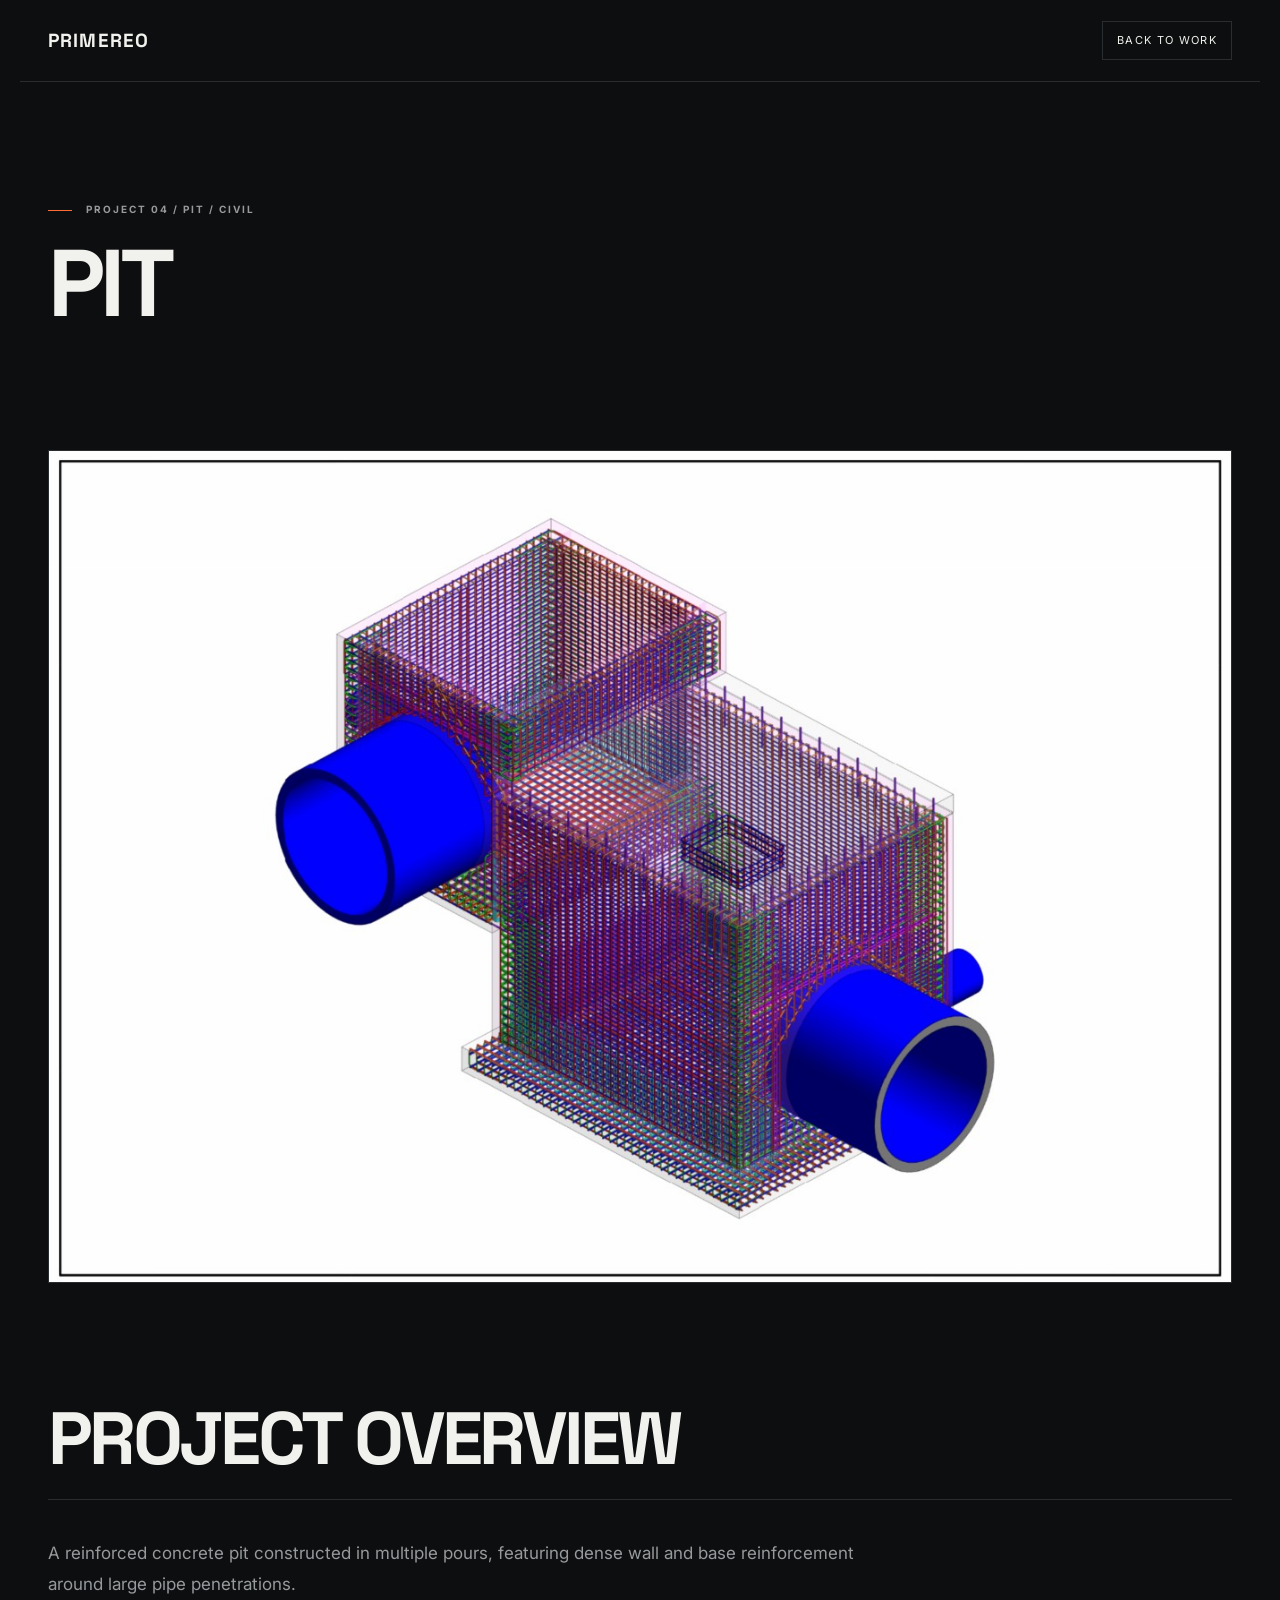
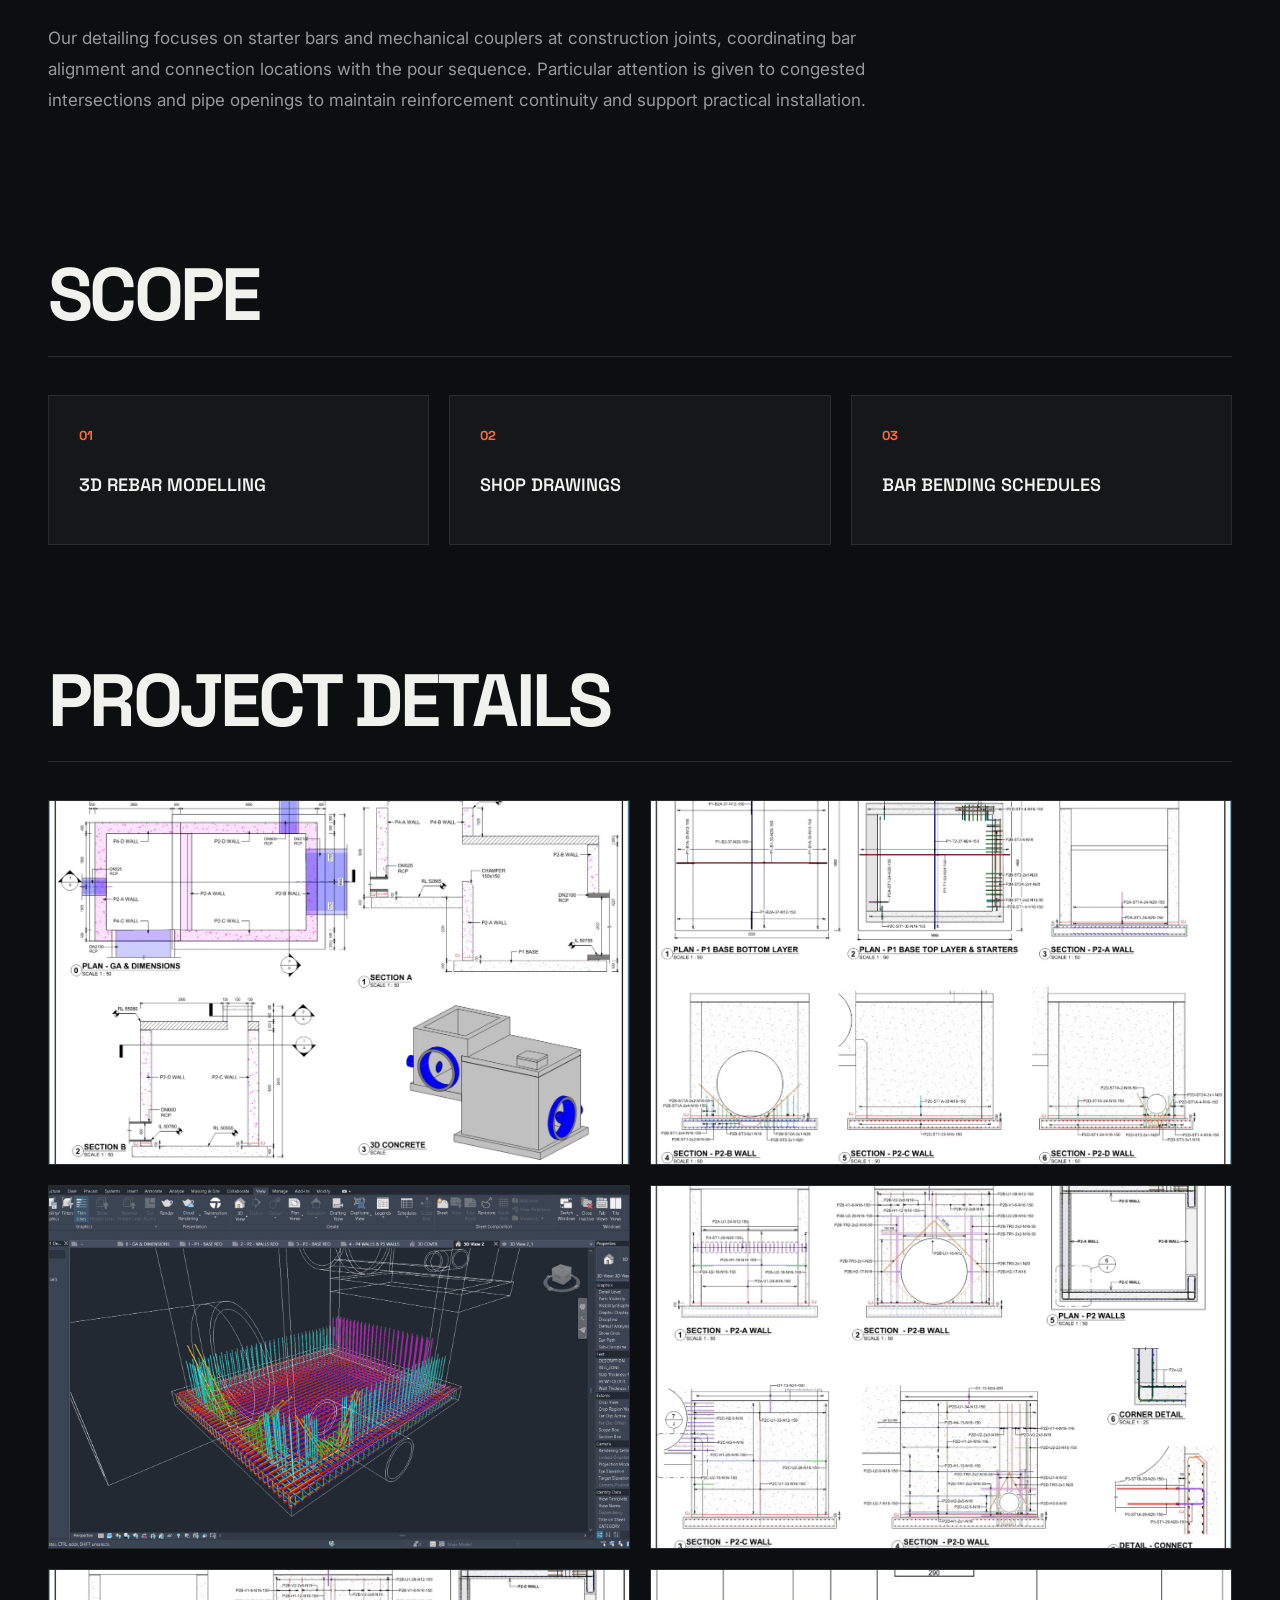
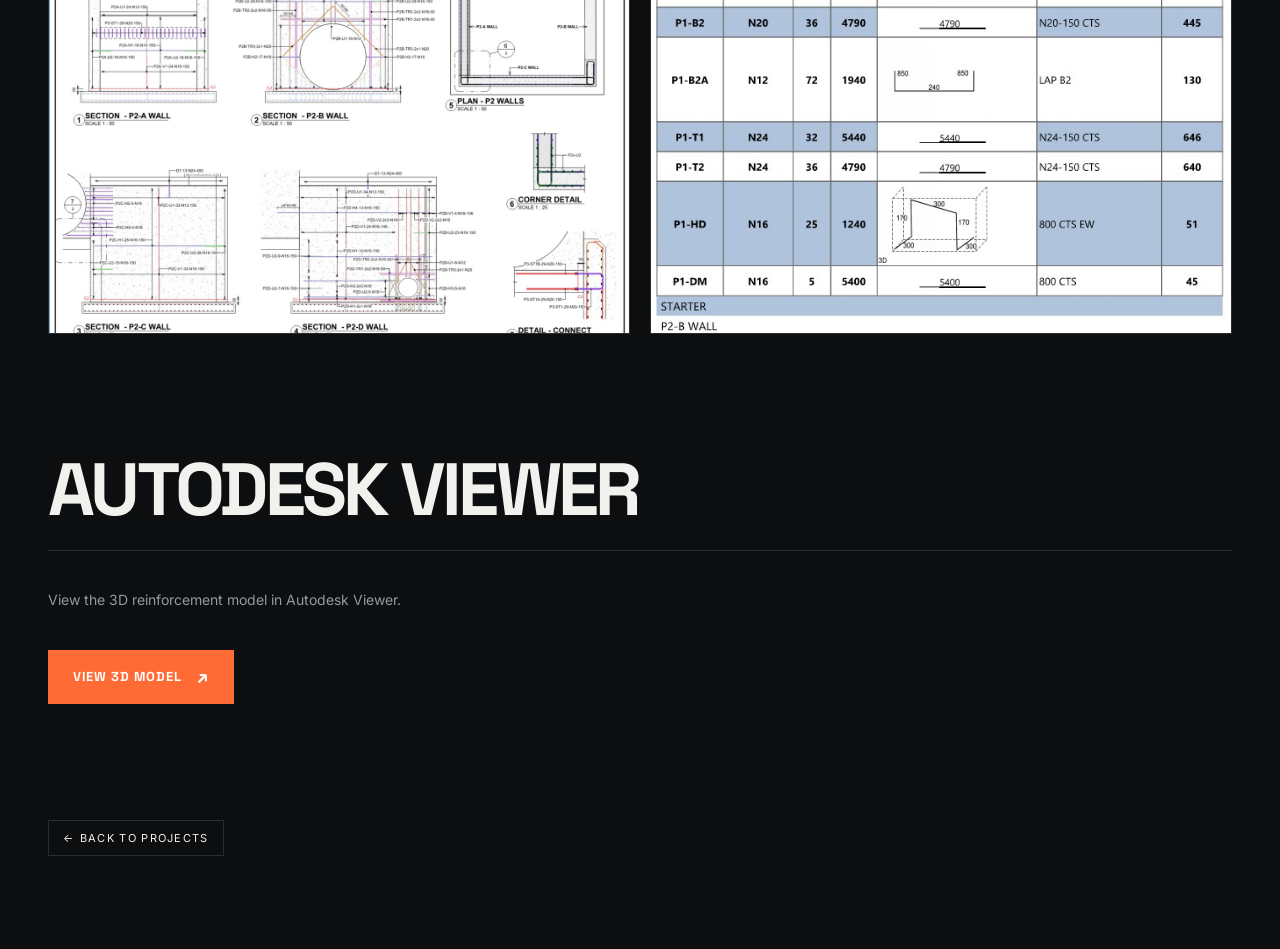
<file: projects/project-04.html>
<!DOCTYPE html>
<html lang="en">

<head>
    <meta charset="UTF-8">
    <meta name="viewport" content="width=device-width, initial-scale=1.0">

    <title>PRIMEREO | Project 04 — PIT</title>

    <link rel="preconnect" href="https://fonts.googleapis.com">
    <link rel="preconnect" href="https://fonts.gstatic.com" crossorigin>

    <link
        href="https://fonts.googleapis.com/css2?family=Inter:wght@400;500;600;700;800&family=Space+Grotesk:wght@500;600;700&display=swap"
        rel="stylesheet"
    >

    <link rel="stylesheet" href="../assets/style.css">
</head>

<body>
    <div class="grid-bg"></div>

    <header class="nav">
        <a class="brand" href="../index.html">
            PRIMEREO
        </a>

        <a class="nav-cta" href="../index.html#work">
            Back to work
        </a>
    </header>

    <main>
        <!-- PROJECT HEADER -->
        <section class="section">
            <p class="eyebrow">
                <span></span>
                PROJECT 04 / PIT / CIVIL
            </p>

            <h1>
                PIT
            </h1>

        </section>

        <!-- MAIN PROJECT IMAGE -->
        <section class="section">
            <div class="project-hero-image">
                <img
                    src="../images/project-04-main.jpg"
                    alt="PIT"
                >
            </div>
        </section>

        <!-- PROJECT OVERVIEW -->
        <section class="section">
            <div class="section-head">
                <h2>PROJECT OVERVIEW</h2>
            </div>

            <div class="project-content">
                <p>
                    A reinforced concrete pit constructed in multiple pours, featuring dense wall and base reinforcement around large pipe penetrations.
                </p>

                <p>
                    Our detailing focuses on starter bars and mechanical couplers at construction joints, coordinating bar alignment and connection locations with the pour sequence. Particular attention is given to congested intersections and pipe openings to maintain reinforcement continuity and support practical installation.
                </p>
            </div>
        </section>

        <!-- SCOPE -->
        <section class="section">
            <div class="section-head">
                <h2>SCOPE</h2>
            </div>

            <div class="scope-grid">
                <div class="scope-item">
                    <span>01</span>
                    <h3>3D REBAR MODELLING</h3>
                </div>

                <div class="scope-item">
                    <span>02</span>
                    <h3>SHOP DRAWINGS</h3>
                </div>

                <div class="scope-item">
                    <span>03</span>
                    <h3>BAR BENDING SCHEDULES</h3>
                </div>
            </div>
        </section>

        <!-- PROJECT IMAGES -->
        <section class="section">
            <div class="section-head">
                <h2>PROJECT DETAILS</h2>
            </div>

            <div class="project-gallery">
                <div class="gallery-item">
                    <img
                        src="../images/project-04-02.jpg"
                        alt="PIT"
                    >
                </div>

                <div class="gallery-item">
                    <img
                        src="../images/project-04-03.jpg"
                        alt="PIT"
                    >
                </div>

                <div class="gallery-item">
                    <img
                        src="../images/project-04-04.jpg"
                        alt="PIT"
                    >
                </div>

                <div class="gallery-item">
                    <img
                        src="../images/project-04-05.jpg"
                        alt="PIT"
                    >
                </div>

                <div class="gallery-item">
                    <img
                        src="../images/project-04-06.jpg"
                        alt="PIT"
                    >
                </div>

                <div class="gallery-item">
                    <img
                        src="../images/project-04-07.jpg"
                        alt="PIT"
                    >
                </div>
            </div>
        </section>

        <!-- AUTODESK VIEWER -->
        <section class="section">
            <div class="section-head">
                <h2>AUTODESK VIEWER</h2>
            </div>

            <p class="hero-text">
                View the 3D reinforcement model in Autodesk Viewer.
            </p>

            <a
                class="autodesk-button"
                href="https://autode.sk/3VDmi0c"
                target="_blank"
                rel="noopener"
            >
                VIEW 3D MODEL
                <span>↗</span>
            </a>
        </section>

        <!-- BACK -->
        <section class="section" style="padding-bottom: 100px;">
            <a class="nav-cta" href="../index.html#work">
                ← BACK TO PROJECTS
            </a>
        </section>
    </main>

    <!-- PROJECT PAGE STYLES -->
    <style>
        .project-hero-image {
            width: 100%;
            overflow: hidden;
            background: #151719;
            border: 1px solid var(--line);
        }

        .project-hero-image img {
            width: 100%;
            display: block;
            object-fit: cover;
        }

        .project-content {
            max-width: 850px;
        }

        .project-content p {
            color: var(--muted);
            font-size: 17px;
            line-height: 1.8;
            margin: 0 0 24px;
        }

        .scope-grid {
            display: grid;
            grid-template-columns: repeat(3, 1fr);
            gap: 20px;
        }

        .scope-item {
            border: 1px solid var(--line);
            background: var(--panel);
            padding: 30px;
            min-height: 150px;
        }

        .scope-item span {
            display: block;
            color: var(--accent);
            font-family: "Space Grotesk", sans-serif;
            font-size: 13px;
            font-weight: 700;
            margin-bottom: 30px;
        }

        .scope-item h3 {
            margin: 0;
            font-family: "Space Grotesk", sans-serif;
            font-size: 18px;
            font-weight: 600;
            color: var(--text);
        }

        .project-gallery {
            display: grid;
            grid-template-columns: repeat(2, 1fr);
            gap: 20px;
        }

        .gallery-item {
            overflow: hidden;
            background: var(--panel);
            border: 1px solid var(--line);
        }

        .gallery-item img {
            width: 100%;
            display: block;
            aspect-ratio: 16 / 10;
            object-fit: cover;
            transition: transform 0.3s ease;
        }

        .gallery-item:hover img {
            transform: scale(1.02);
        }

        .autodesk-button {
            display: inline-flex;
            align-items: center;
            gap: 14px;
            margin-top: 25px;
            padding: 16px 24px;
            background: var(--accent);
            color: #ffffff;
            font-family: "Space Grotesk", sans-serif;
            font-size: 13px;
            font-weight: 700;
            letter-spacing: 0.08em;
            text-decoration: none;
            border: 1px solid var(--accent);
            transition: all 0.25s ease;
        }

        .autodesk-button span {
            font-size: 18px;
            line-height: 1;
            transition: transform 0.25s ease;
        }

        .autodesk-button:hover {
            background: transparent;
            color: var(--accent);
        }

        .autodesk-button:hover span {
            transform: translate(3px, -3px);
        }

        @media (max-width: 800px) {
            .scope-grid {
                grid-template-columns: 1fr;
            }

            .project-gallery {
                grid-template-columns: 1fr;
            }
        }
    </style>
</body>

</html>
</file>
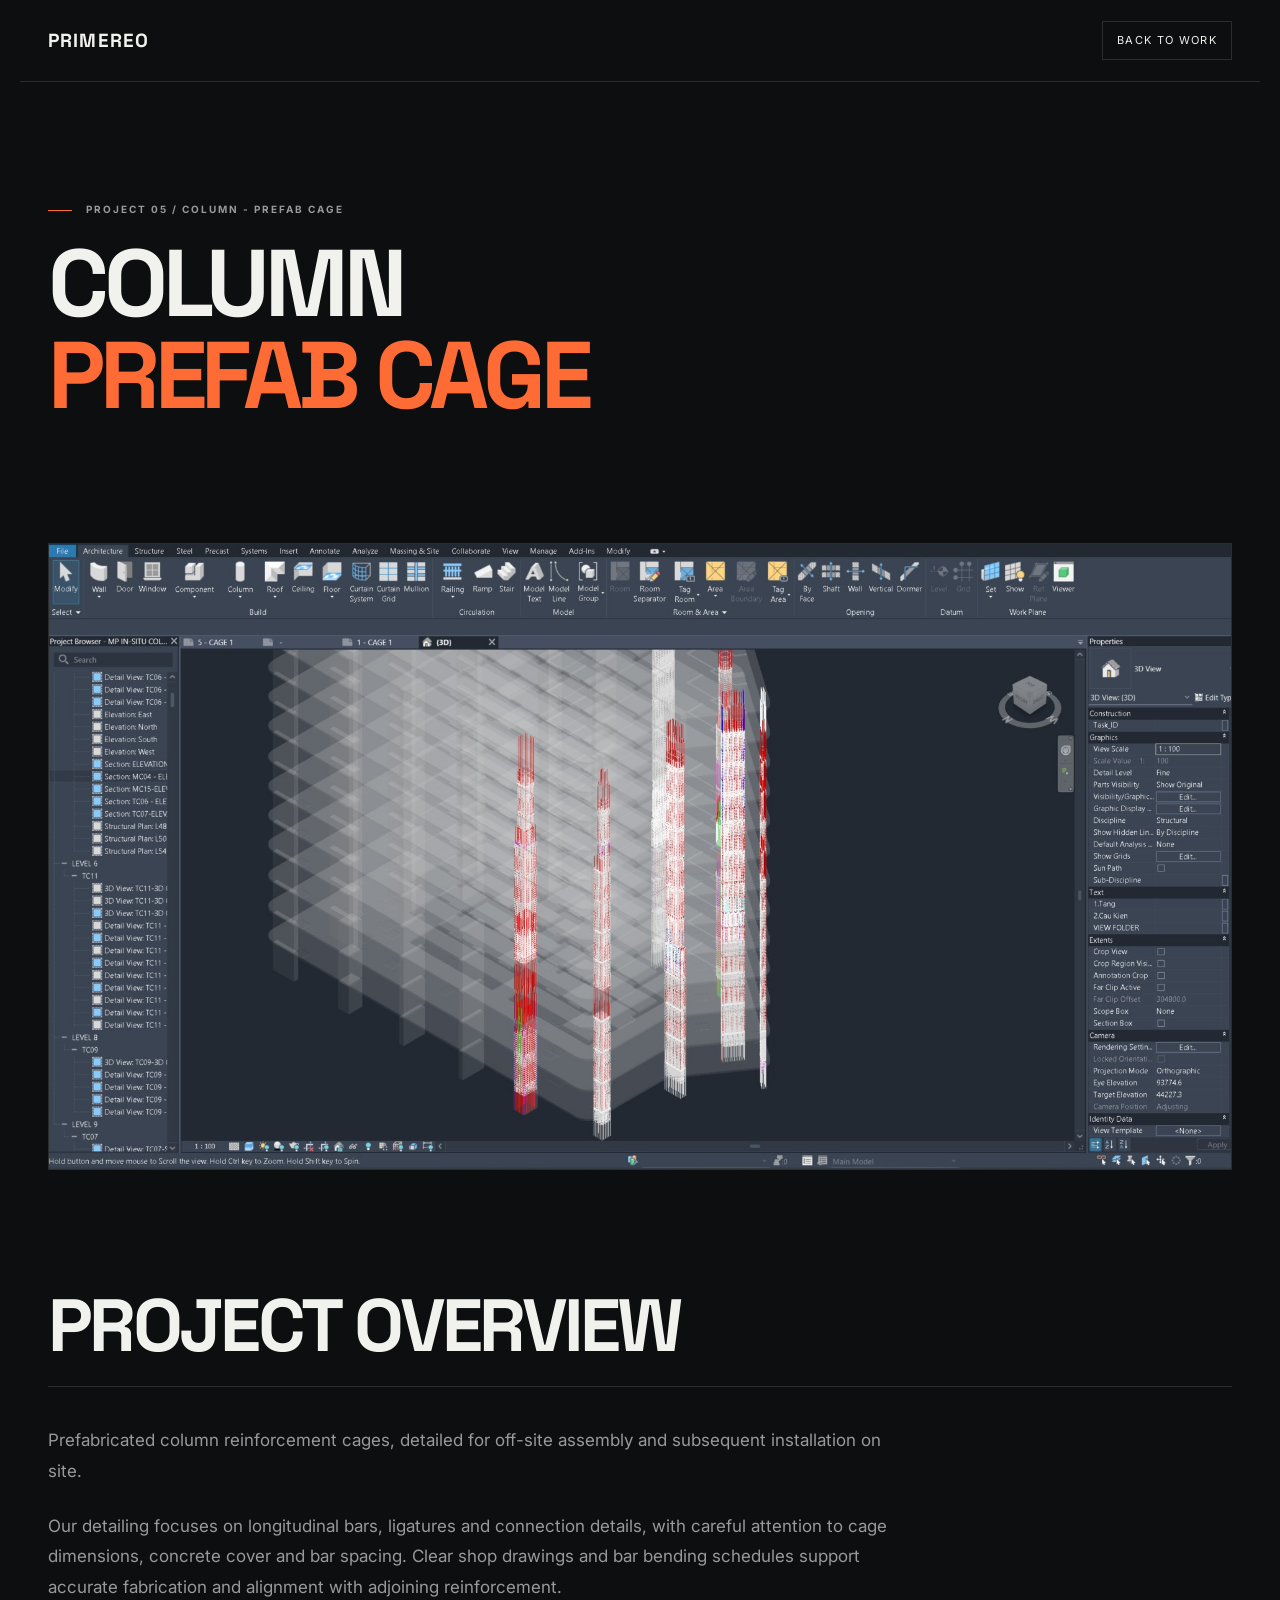
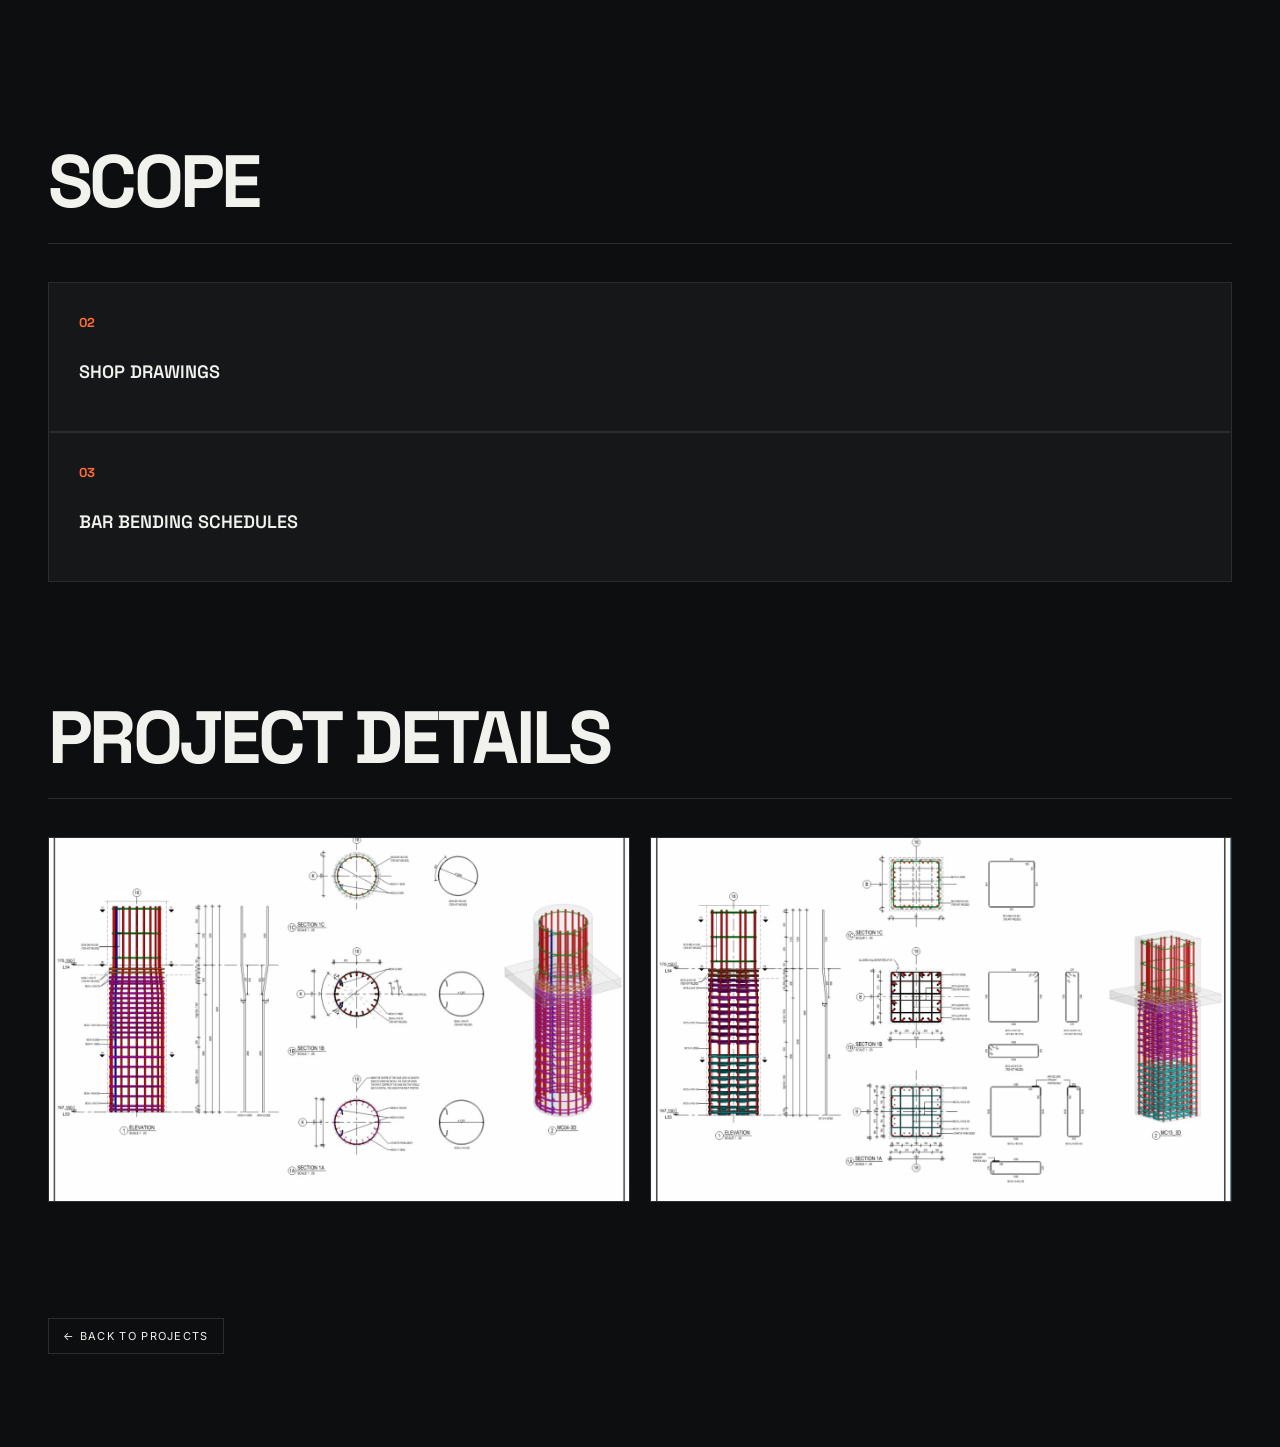
<file: projects/project-05.html>
<!DOCTYPE html>
<html lang="en">

<head>
    <meta charset="UTF-8">
    <meta name="viewport" content="width=device-width, initial-scale=1.0">

    <title>PRIMEREO | Project 05 — COLUMN - PREFAB CAGE</title>

    <link rel="preconnect" href="https://fonts.googleapis.com">
    <link rel="preconnect" href="https://fonts.gstatic.com" crossorigin>

    <link
        href="https://fonts.googleapis.com/css2?family=Inter:wght@400;500;600;700;800&family=Space+Grotesk:wght@500;600;700&display=swap"
        rel="stylesheet"
    >

    <link rel="stylesheet" href="../assets/style.css">

    <!-- PROJECT PAGE STYLES -->
    <style>
        .project-hero-image {
            width: 100%;
            overflow: hidden;
            background: #151719;
            border: 1px solid var(--line);
        }

        .project-hero-image img {
            display: block;
            width: 100%;
            height: auto;
            object-fit: cover;
        }

        .project-content {
            max-width: 850px;
        }

        .project-content p {
            color: var(--muted);
            font-size: 17px;
            line-height: 1.8;
            margin: 0 0 24px;
        }

        .scope-grid {
            display: grid;
            grid-template-columns: repeat(3, 1fr);
            gap: 20px;
        }

        .scope-item {
            border: 1px solid var(--line);
            background: var(--panel);
            padding: 30px;
            min-height: 150px;
        }

        .scope-item span {
            display: block;
            color: var(--accent);
            font-family: "Space Grotesk", sans-serif;
            font-size: 13px;
            font-weight: 700;
            margin-bottom: 30px;
        }

        .scope-item h3 {
            margin: 0;
            font-family: "Space Grotesk", sans-serif;
            font-size: 18px;
            font-weight: 600;
            color: var(--text);
        }

        .project-gallery {
            display: grid;
            grid-template-columns: repeat(2, 1fr);
            gap: 20px;
        }

        .gallery-item {
            overflow: hidden;
            background: var(--panel);
            border: 1px solid var(--line);
        }

        .gallery-item img {
            display: block;
            width: 100%;
            aspect-ratio: 16 / 10;
            object-fit: cover;
            transition: transform 0.3s ease;
        }

        .gallery-item:hover img {
            transform: scale(1.02);
        }

        .autodesk-button {
            display: inline-flex;
            align-items: center;
            gap: 14px;
            margin-top: 25px;
            padding: 16px 24px;
            background: var(--accent);
            color: #ffffff;
            font-family: "Space Grotesk", sans-serif;
            font-size: 13px;
            font-weight: 700;
            letter-spacing: 0.08em;
            text-decoration: none;
            border: 1px solid var(--accent);
            transition: all 0.25s ease;
        }

        .autodesk-button span {
            font-size: 18px;
            line-height: 1;
            transition: transform 0.25s ease;
        }

        .autodesk-button:hover {
            background: transparent;
            color: var(--accent);
        }

        .autodesk-button:hover span {
            transform: translate(3px, -3px);
        }

        @media (max-width: 800px) {
            .scope-grid {
                grid-template-columns: 1fr;
            }

            .project-gallery {
                grid-template-columns: 1fr;
            }
        }
    </style>
</head>

<body>
    <div class="grid-bg"></div>

    <header class="nav">
        <a class="brand" href="../index.html">
            PRIMEREO
        </a>

        <a class="nav-cta" href="../index.html#work">
            Back to work
        </a>
    </header>

    <main>
        <!-- PROJECT HEADER -->
        <section class="section">
            <p class="eyebrow">
                <span></span>
                PROJECT 05 / COLUMN - PREFAB CAGE
            </p>

            <!-- Thay bằng tên dự án -->
            <h1>
                COLUMN<br>
                <em>PREFAB CAGE</em>
            </h1>
        </section>

        <!-- MAIN PROJECT IMAGE -->
        <section class="section">
            <div class="project-hero-image">
                <img
                    src="../images/project-05-main.jpg"
                    alt="Project 05 reinforcement model overview"
                >
            </div>
        </section>

        <!-- PROJECT OVERVIEW -->
        <section class="section">
            <div class="section-head">
                <h2>PROJECT OVERVIEW</h2>
            </div>

            <!-- Thay hai đoạn bên dưới bằng nội dung thực tế -->
            <div class="project-content">
                <p>
                   Prefabricated column reinforcement cages, detailed for off-site assembly and subsequent installation on site.
                </p>

                <p>
                    Our detailing focuses on longitudinal bars, ligatures and connection details, with careful attention to cage dimensions, concrete cover and bar spacing. Clear shop drawings and bar bending schedules support accurate fabrication and alignment with adjoining reinforcement.
                </p>
            </div>
        </section>

        <!-- SCOPE -->
        <section class="section">
            <div class="section-head">
                <h2>SCOPE</h2>
            </div>


                <div class="scope-item">
                    <span>02</span>
                    <h3>SHOP DRAWINGS</h3>
                </div>

                <div class="scope-item">
                    <span>03</span>
                    <h3>BAR BENDING SCHEDULES</h3>
                </div>
            </div>
        </section>

        <!-- PROJECT IMAGES -->
        <section class="section">
            <div class="section-head">
                <h2>PROJECT DETAILS</h2>
            </div>

            <div class="project-gallery">
                <div class="gallery-item">
                    <img
                        src="../images/project-05-02.jpg"
                        alt="Project 05 reinforcement detail — view 02"
                        loading="lazy"
                    >
                </div>

                <div class="gallery-item">
                    <img
                        src="../images/project-05-03.jpg"
                        alt="Project 05 reinforcement detail — view 03"
                        loading="lazy"
                    >
                </div>

        </section>

        <!--
            AUTODESK VIEWER
            Khi có link:
            1. Thay REPLACE_WITH_AUTODESK_VIEWER_URL bằng link thực tế.
            2. Xóa thuộc tính hidden ở section bên dưới.
        -->
        <section class="section" hidden>
            <div class="section-head">
                <h2>AUTODESK VIEWER</h2>
            </div>

            <p class="hero-text">
                View the 3D reinforcement model in Autodesk Viewer.
            </p>

            <a
                class="autodesk-button"
                href="REPLACE_WITH_AUTODESK_VIEWER_URL"
                target="_blank"
                rel="noopener"
            >
                VIEW 3D MODEL
                <span>↗</span>
            </a>
        </section>

        <!-- BACK -->
        <section class="section" style="padding-bottom: 100px;">
            <a class="nav-cta" href="../index.html#work">
                ← BACK TO PROJECTS
            </a>
        </section>
    </main>
</body>

</html>
</file>
<file: assets/style.css>
/* ========================================
   MÀU SẮC VÀ THÔNG SỐ CHUNG
======================================== */

:root {
    --bg: #0d0e0f;
    --panel: #151719;
    --panel2: #1a1c1f;
    --text: #f1f1ee;
    --muted: #969a9d;
    --line: #2a2d30;
    --accent: #ff6b35;
    --max: 1240px;
}


/* ========================================
   THIẾT LẬP CƠ BẢN
======================================== */

* {
    box-sizing: border-box;
}

html {
    scroll-behavior: smooth;
}

body {
    margin: 0;
    background: var(--bg);
    color: var(--text);
    font-family: Inter, Arial, sans-serif;
    line-height: 1.55;
}

a {
    color: inherit;
    text-decoration: none;
}

.grid-bg {
    position: fixed;
    inset: 0;
    pointer-events: none;
    opacity: 0.28;

    background-image:
        linear-gradient(
            rgba(255, 255, 255, 0.025) 1px,
            transparent 1px
        ),
        linear-gradient(
            90deg,
            rgba(255, 255, 255, 0.025) 1px,
            transparent 1px
        );

    background-size: 64px 64px;

    mask-image: linear-gradient(
        to bottom,
        black,
        transparent 75%
    );

    z-index: -1;
}


/* ========================================
   THANH ĐIỀU HƯỚNG
======================================== */

.nav {
    height: 82px;
    max-width: var(--max);
    margin: auto;
    padding: 0 28px;

    display: flex;
    align-items: center;
    justify-content: space-between;

    border-bottom: 1px solid var(--line);
}

.brand {
    font: 700 19px "Space Grotesk";
    letter-spacing: 0.06em;
}

.nav nav {
    display: flex;
    gap: 32px;
}

.nav nav a {
    font-size: 12px;
    text-transform: uppercase;
    letter-spacing: 0.12em;
    color: #b9bcbe;
}

.nav nav a:hover,
.contact-links a:hover {
    color: var(--accent);
}

.nav-cta {
    font-size: 11px;
    text-transform: uppercase;
    letter-spacing: 0.12em;

    border: 1px solid var(--line);
    padding: 10px 14px;
}

.nav-cta:hover {
    border-color: var(--accent);
}


/* ========================================
   KHUNG NỘI DUNG VÀ TIÊU ĐỀ
======================================== */

.hero,
.section,
.contact {
    max-width: var(--max);
    margin: auto;
    padding-left: 28px;
    padding-right: 28px;
}

h1,
h2,
h3 {
    font-family: "Space Grotesk", sans-serif;
    margin: 0;
    line-height: 0.98;
}

h1 {
    font-size: clamp(56px, 7.4vw, 112px);
    letter-spacing: -0.055em;
}

h1 em,
h2 em {
    font-style: normal;
    color: var(--accent);
}

.eyebrow {
    font-size: 10px;
    letter-spacing: 0.2em;
    color: var(--muted);
    font-weight: 700;
    margin: 0 0 20px;
}

.eyebrow span {
    display: inline-block;
    width: 24px;
    height: 1px;

    background: var(--accent);
    vertical-align: middle;
    margin-right: 10px;
}


/* ========================================
   HERO — PHẦN ĐẦU TRANG
======================================== */

.hero {
    min-height: 720px;

    display: grid;
    grid-template-columns: 1.02fr 0.98fr;
    align-items: center;

    gap: 50px;
}

.hero-sub {
    font: 600 15px "Space Grotesk";
    margin: 28px 0 12px;
}

.hero-sub b {
    color: var(--accent);
    padding: 0 7px;
}

.hero-text {
    max-width: 570px;
    color: var(--muted);
    font-size: 14px;
}

.hero-actions {
    display: flex;
    gap: 12px;
    margin-top: 34px;
    flex-wrap: wrap;
}


/* ========================================
   NÚT BẤM
======================================== */

.btn {
    padding: 14px 18px;
    font-size: 11px;
    text-transform: uppercase;
    letter-spacing: 0.1em;
    font-weight: 700;
}

.btn.primary {
    background: var(--accent);
    color: #111;
}

.btn.primary span {
    margin-left: 18px;
}

.btn.secondary {
    border: 1px solid var(--line);
}


/* ========================================
   KHUNG MODEL
======================================== */

.model-frame {
    height: 500px;
    border: 1px solid var(--line);

    background: linear-gradient(
        145deg,
        #181a1c,
        #0b0c0d
    );

    position: relative;
    overflow: hidden;
}

.frame-label {
    position: absolute;
    left: 18px;
    top: 16px;

    font-size: 9px;
    letter-spacing: 0.17em;
    color: var(--muted);

    z-index: 3;
}

.frame-meta {
    position: absolute;
    bottom: 16px;
    left: 18px;
    right: 18px;

    display: flex;
    justify-content: space-between;

    font-size: 9px;
    letter-spacing: 0.13em;
    color: var(--muted);

    z-index: 3;
}


/* ========================================
   MODEL MINH HOẠ BẰNG CSS
======================================== */

.fake-model {
    position: absolute;
    inset: 70px 35px 60px;

    transform:
        perspective(900px)
        rotateX(55deg)
        rotateZ(-28deg);

    transform-style: preserve-3d;
}

.beam {
    position: absolute;
    width: 82%;
    height: 82px;

    border: 2px solid #777b7e;
    background: rgba(70, 74, 77, 0.18);

    left: 9%;
    top: 30%;

    transform: translateZ(-35px);
}

.beam-b {
    top: 54%;
    height: 55px;
}

.bar {
    position: absolute;
    width: 100%;
    height: 5px;

    background: var(--accent);
    left: 0;

    box-shadow: 0 0 12px rgba(255, 107, 53, 0.15);
}

.bar-1 {
    top: 21%;
}

.bar-2 {
    top: 34%;
}

.bar-3 {
    top: 47%;
}

.bar-4 {
    top: 60%;
}

.bar-5 {
    top: 73%;
}

.lig {
    position: absolute;
    width: 25px;
    height: 110px;

    border: 2px solid #b8bbbd;
    top: 27%;
}

.lig-1 {
    left: 25%;
}

.lig-2 {
    left: 50%;
}

.lig-3 {
    left: 75%;
}

.node {
    position: absolute;
    width: 22px;
    height: 22px;

    border: 2px solid var(--accent);

    left: 48%;
    top: 46%;

    box-shadow: 0 0 18px rgba(255, 107, 53, 0.5);
}


/* ========================================
   CÁC SECTION
======================================== */

.section {
    padding-top: 120px;
}

.section-head {
    display: flex;
    justify-content: space-between;
    align-items: end;

    border-bottom: 1px solid var(--line);

    padding-bottom: 24px;
    margin-bottom: 38px;
}

.section-head h2,
.software h2 {
    font-size: clamp(42px, 6vw, 74px);
    letter-spacing: -0.05em;
}

.section-note {
    max-width: 370px;
    color: var(--muted);
    font-size: 12px;
    margin: 0;
}


/* ========================================
   DỰ ÁN
======================================== */

.project-grid {
    display: grid;
    grid-template-columns: 1fr 1fr;
    gap: 2px;
}

.project-card {
    background: var(--panel);
    min-height: 490px;

    display: flex;
    flex-direction: column;

    transition: 0.25s ease;
}

.project-card:hover {
    background: #1a1d20;
    transform: translateY(-3px);
}

.project-card.featured {
    grid-column: span 2;

    display: grid;
    grid-template-columns: 1.45fr 1fr;

    min-height: 540px;
}

.project-image {
    position: relative;
    min-height: 260px;
    overflow: hidden;

    border-bottom: 1px solid var(--line);
}

.featured .project-image {
    min-height: 540px;
    border-bottom: 0;
    border-right: 1px solid var(--line);
}


/* ========================================
   HÌNH GIỮ CHỖ CHO DỰ ÁN
======================================== */

.placeholder {
    background-color: #181a1c;

    background-image:
        linear-gradient(
            30deg,
            transparent 48%,
            rgba(255, 255, 255, 0.05) 49%,
            rgba(255, 255, 255, 0.05) 51%,
            transparent 52%
        ),
        linear-gradient(
            150deg,
            transparent 48%,
            rgba(255, 107, 53, 0.08) 49%,
            rgba(255, 107, 53, 0.08) 51%,
            transparent 52%
        );

    background-size: 70px 70px;
}

.placeholder:after {
    content: "";

    position: absolute;
    inset: 15%;

    border: 1px solid rgba(255, 255, 255, 0.12);

    transform: skew(-10deg);
}

.placeholder span {
    position: absolute;
    top: 18px;
    left: 20px;

    font-size: 9px;
    letter-spacing: 0.18em;
    color: var(--muted);

    z-index: 2;
}

.placeholder b {
    position: absolute;
    right: 20px;
    bottom: 17px;

    font: 600 12px "Space Grotesk";
    letter-spacing: 0.12em;
    color: var(--accent);

    z-index: 2;
}


/* ========================================
   THÔNG TIN DỰ ÁN
======================================== */

.project-info {
    padding: 28px;

    display: flex;
    flex-direction: column;

    flex: 1;
}

.project-info > div {
    display: flex;
    gap: 14px;
    align-items: center;
}

.number {
    font-size: 11px;
    color: var(--accent);
}

.tag {
    font-size: 9px;
    letter-spacing: 0.16em;
    color: var(--muted);
}

.project-info h3 {
    font-size: 38px;
    letter-spacing: -0.04em;
    margin: 24px 0 10px;
}

.project-info p {
    font-size: 12px;
    color: var(--muted);
    margin: 0;
}

.project-link {
    margin-top: auto;
    padding-top: 30px;

    font-size: 10px;
    text-transform: uppercase;
    letter-spacing: 0.14em;
    color: var(--accent);
}


/* ========================================
   CAPABILITIES — NĂNG LỰC
======================================== */

.capabilities {
    background: linear-gradient(
        180deg,
        transparent,
        #111315 20%,
        #111315 80%,
        transparent
    );
}

.cap-grid {
    display: grid;
    grid-template-columns: repeat(4, 1fr);

    border-top: 1px solid var(--line);
}

.cap-grid article {
    padding: 28px 22px 34px;
    border-right: 1px solid var(--line);
    min-height: 250px;
}

.cap-grid article:first-child {
    border-left: 1px solid var(--line);
}

.cap-grid article > span,
.process-list > div > span {
    font-size: 10px;
    color: var(--accent);
}

.cap-grid h3 {
    font-size: 17px;
    margin: 45px 0 15px;
}

.cap-grid p {
    font-size: 12px;
    color: var(--muted);
    margin: 0;
}


/* ========================================
   PROCESS — QUY TRÌNH
======================================== */

.process-list {
    border-top: 1px solid var(--line);
}

.process-list > div {
    display: grid;
    grid-template-columns: 70px 1fr 1.5fr;
    align-items: center;

    min-height: 100px;
    border-bottom: 1px solid var(--line);
}

.process-list h3 {
    font-size: 18px;
}

.process-list p {
    font-size: 12px;
    color: var(--muted);
    margin: 0;
}


/* ========================================
   SOFTWARE — PHẦN MỀM
======================================== */

.software {
    display: grid;
    grid-template-columns: 1fr 2fr;
    gap: 50px;
    align-items: start;
}

.software-list > div {
    display: flex;
    justify-content: space-between;

    padding: 22px 0;
    border-bottom: 1px solid var(--line);
}

.software-list b {
    font: 600 18px "Space Grotesk";
}

.software-list span {
    font-size: 11px;
    color: var(--muted);
}


/* ========================================
   CONTACT — LIÊN HỆ
======================================== */

.contact {
    margin-top: 120px;
    margin-bottom: 80px;

    padding-top: 70px;
    padding-bottom: 70px;

    border-top: 1px solid var(--line);

    display: grid;
    grid-template-columns: 1fr 1fr;
    gap: 50px;
}

.contact h2 {
    font-size: clamp(58px, 7vw, 94px);
    letter-spacing: -0.06em;
}

.contact-right {
    padding-top: 15px;
}

.contact-right > p {
    max-width: 450px;
    color: var(--muted);
    font-size: 14px;
}

.contact-email {
    display: inline-block;

    font: 600 22px "Space Grotesk";
    margin: 32px 0;

    border-bottom: 1px solid var(--accent);
    padding-bottom: 7px;
}

.contact-links {
    display: flex;
    gap: 28px;

    font-size: 10px;
    text-transform: uppercase;
    letter-spacing: 0.14em;
    color: var(--muted);
}


/* ========================================
   FOOTER — CHÂN TRANG
======================================== */

footer {
    border-top: 1px solid var(--line);

    max-width: var(--max);
    margin: auto;
    padding: 25px 28px;

    display: flex;
    justify-content: space-between;

    color: #666a6d;
    font-size: 9px;
    letter-spacing: 0.15em;
}


/* ========================================
   RESPONSIVE — MÀN HÌNH ≤ 850 PX
======================================== */

@media (max-width: 850px) {
    .nav nav {
        display: none;
    }

    .hero {
        grid-template-columns: 1fr;
        padding-top: 70px;
        min-height: auto;
    }

    .model-frame {
        height: 380px;
    }

    .project-card.featured {
        grid-template-columns: 1fr;
    }

    .featured .project-image {
        min-height: 350px;
        border-right: 0;
        border-bottom: 1px solid var(--line);
    }

    .project-grid {
        grid-template-columns: 1fr;
    }

    .cap-grid {
        grid-template-columns: 1fr 1fr;
    }

    .process-list > div {
        grid-template-columns: 45px 1fr;
        gap: 10px;
        padding: 20px 0;
    }

    .process-list p {
        grid-column: 2;
    }

    .software,
    .contact {
        grid-template-columns: 1fr;
    }

    .section {
        padding-top: 85px;
    }

    .contact {
        margin-top: 80px;
    }

    .nav {
        padding: 0 18px;
    }

    .hero,
    .section,
    .contact {
        padding-left: 18px;
        padding-right: 18px;
    }
}


/* ========================================
   RESPONSIVE — MÀN HÌNH ≤ 520 PX
======================================== */

@media (max-width: 520px) {
    .cap-grid {
        grid-template-columns: 1fr;
    }

    .cap-grid article {
        border-left: 1px solid var(--line);
    }

    .project-info h3 {
        font-size: 30px;
    }

    footer {
        padding: 20px 18px;
        display: block;
    }

    footer span {
        display: block;
        margin: 5px 0;
    }

    .hero-actions {
        flex-direction: column;
        align-items: flex-start;
    }
}
/* ========================================
   ẢNH VÀ BỐ CỤC RESPONSIVE
======================================== */

/* Cho phép các ô nội dung co theo màn hình */
.hero-copy,
.hero-visual,
.project-card,
.project-image {
    min-width: 0;
}

/* Khung hero rộng thêm 50%, cao 500px */
.hero-visual .model-frame {
    width: 150% !important;
    max-width: none !important;
    height: 500px !important;

    position: relative;
    overflow: hidden;
}

/* Ảnh hero phủ kín khung */
.hero-visual .hero-image {
    display: block;
    width: 100% !important;
    height: 100% !important;

    object-fit: cover !important;
    object-position: left center !important;
}

/* Giữ thiết lập ảnh của các project */
.project-image img {
    display: block;
    width: 100%;
    height: auto;
}

/* Thông tin nằm bên dưới ảnh hero */
.hero-visual .frame-meta {
    position: static;
    padding: 12px 0;
    gap: 8px;
    flex-wrap: wrap;
}

/* ========================================
   MÀN HÌNH ≤ 850 PX
======================================== */

@media (max-width: 850px) {
    .hero,
    .project-grid {
        grid-template-columns: minmax(0, 1fr);
    }

    /* Giữ khung hero vừa màn hình điện thoại */
    .hero-visual .model-frame {
        width: 100% !important;
        max-width: 100% !important;
        height: 380px !important;
    }

    .project-card.featured {
        grid-column: 1 / -1;
    }
}
/* CONTACT: làm nổi bật WhatsApp và LinkedIn */
#contact .contact-links {
    display: flex;
    flex-direction: column;
    align-items: flex-start;
    gap: 24px;
}

/* Cùng phong cách với địa chỉ email */
#contact .contact-links a[href*="wa.me"],
#contact .contact-links a[href*="whatsapp.com"],
#contact .contact-links a[href*="linkedin.com"] {
    display: inline-block;
    max-width: 100%;
    padding-bottom: 7px;
    border-bottom: 1px solid var(--accent);

    font-family: "Space Grotesk", sans-serif;
    font-size: 22px;
    font-weight: 600;
    line-height: 1.4;
    letter-spacing: normal;
    text-transform: none;
    text-decoration: none;

    color: var(--text);
    overflow-wrap: anywhere;

    transition: color 0.2s ease;
}

#contact .contact-links a[href*="wa.me"]:hover,
#contact .contact-links a[href*="whatsapp.com"]:hover,
#contact .contact-links a[href*="linkedin.com"]:hover {
    color: var(--accent);
}

#contact .contact-links a:focus-visible {
    outline: 2px solid var(--accent);
    outline-offset: 5px;
}

/* View Projects vẫn là liên kết phụ */
#contact .contact-links a[href="#work"] {
    margin-top: 8px;
    font-size: 10px;
    letter-spacing: 0.14em;
    text-transform: uppercase;
    color: var(--muted);
}

#contact .contact-links a[href="#work"]:hover {
    color: var(--accent);
}

/* Cho phép email dài xuống dòng trên màn hình nhỏ */
#contact .contact-right {
    min-width: 0;
}

#contact .contact-email {
    max-width: 100%;
    overflow-wrap: anywhere;
}
</file>
